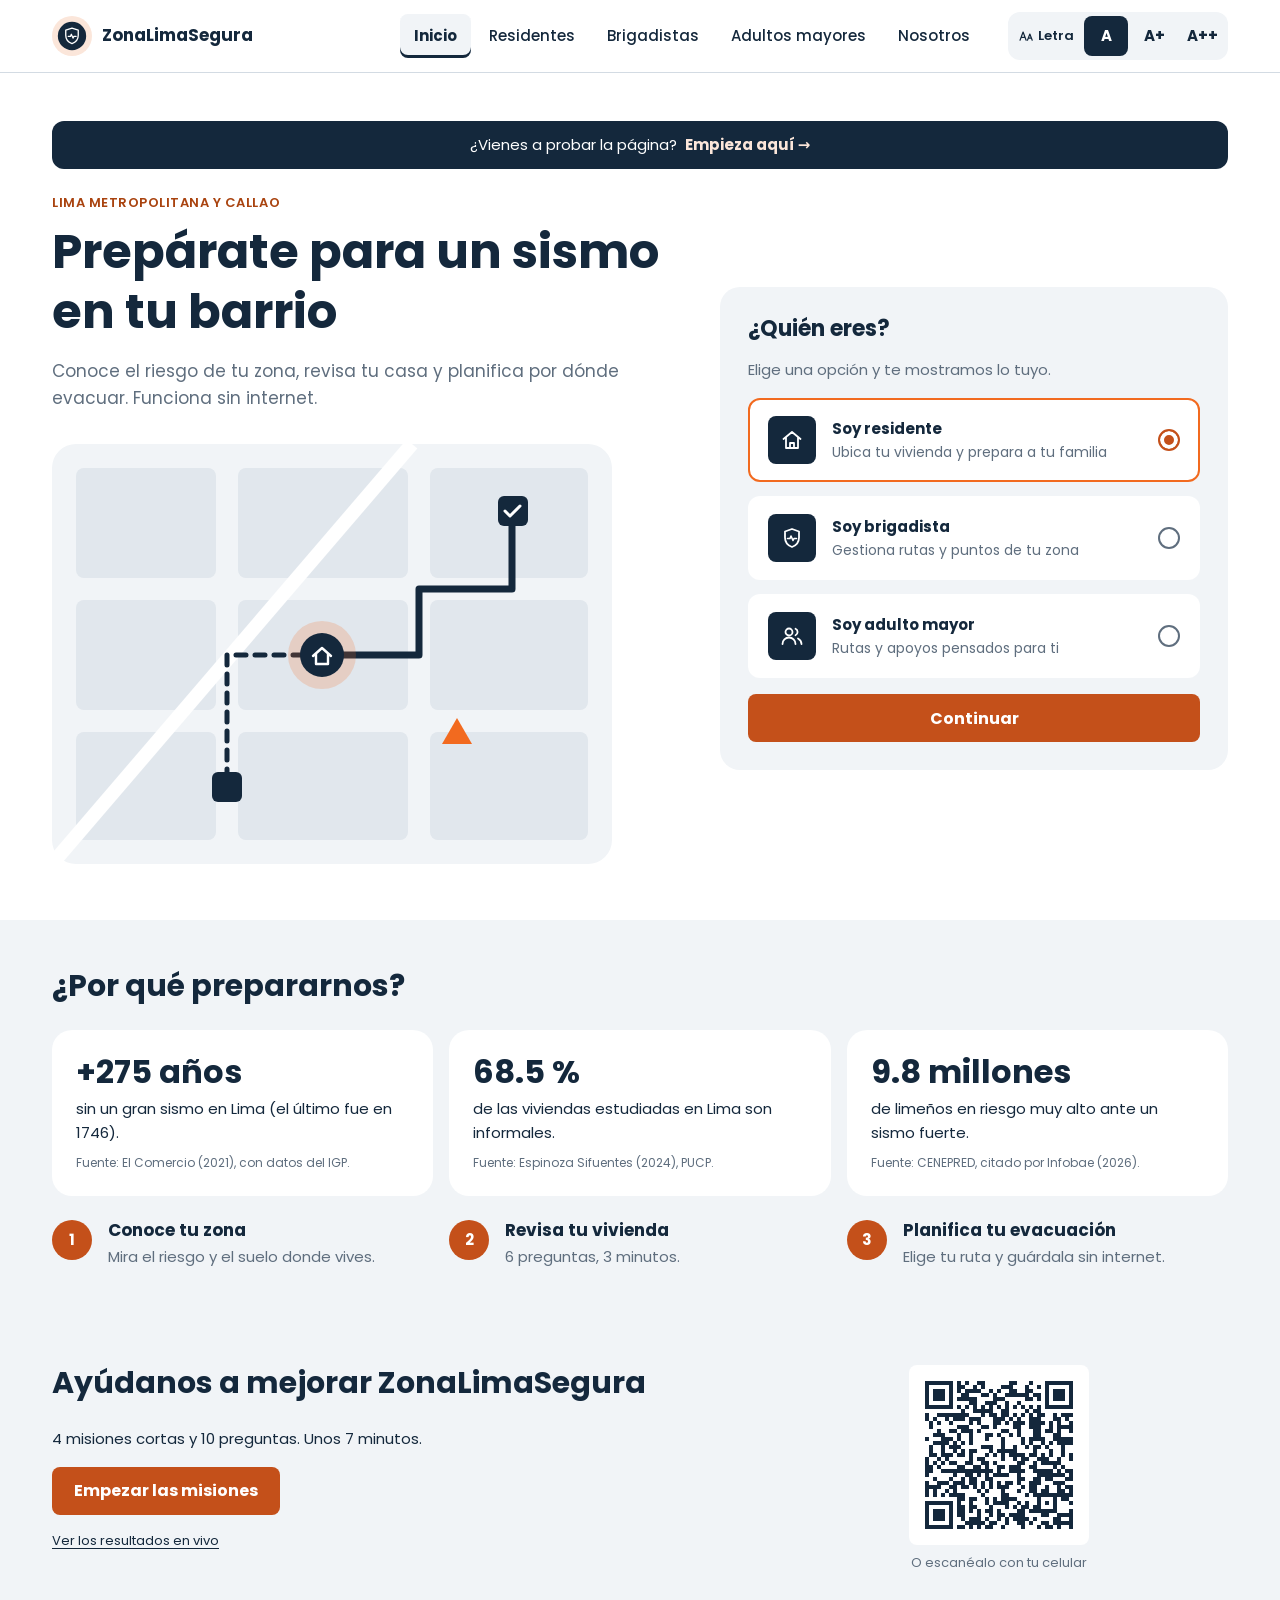
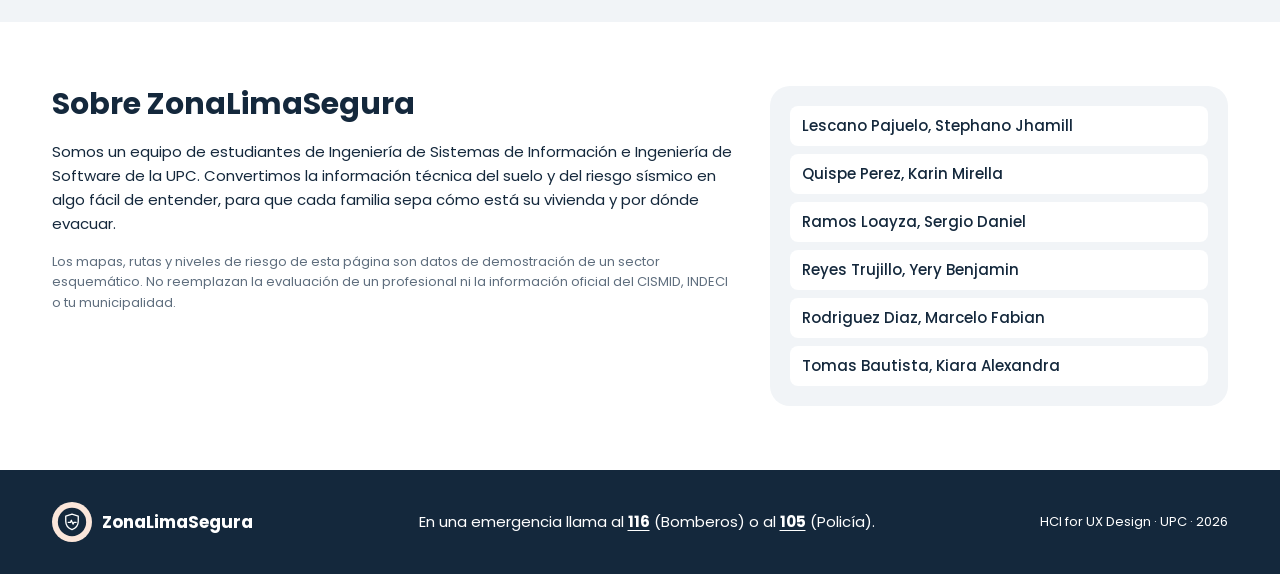
<file: index.html>
<!DOCTYPE html>
<html lang="es-PE">
<head>
  <meta charset="UTF-8">
  <meta name="viewport" content="width=device-width, initial-scale=1">
  <title>ZonaLimaSegura</title>
  <meta http-equiv="refresh" content="0; url=pages/index.html">
  <link rel="canonical" href="pages/index.html">
  <link rel="icon" href="favicon.ico">
</head>
<body>
  <p>Redirigiendo a <a href="pages/index.html">ZonaLimaSegura</a>…</p>
  <script>location.replace('pages/index.html' + location.hash);</script>
</body>
</html>
</file>
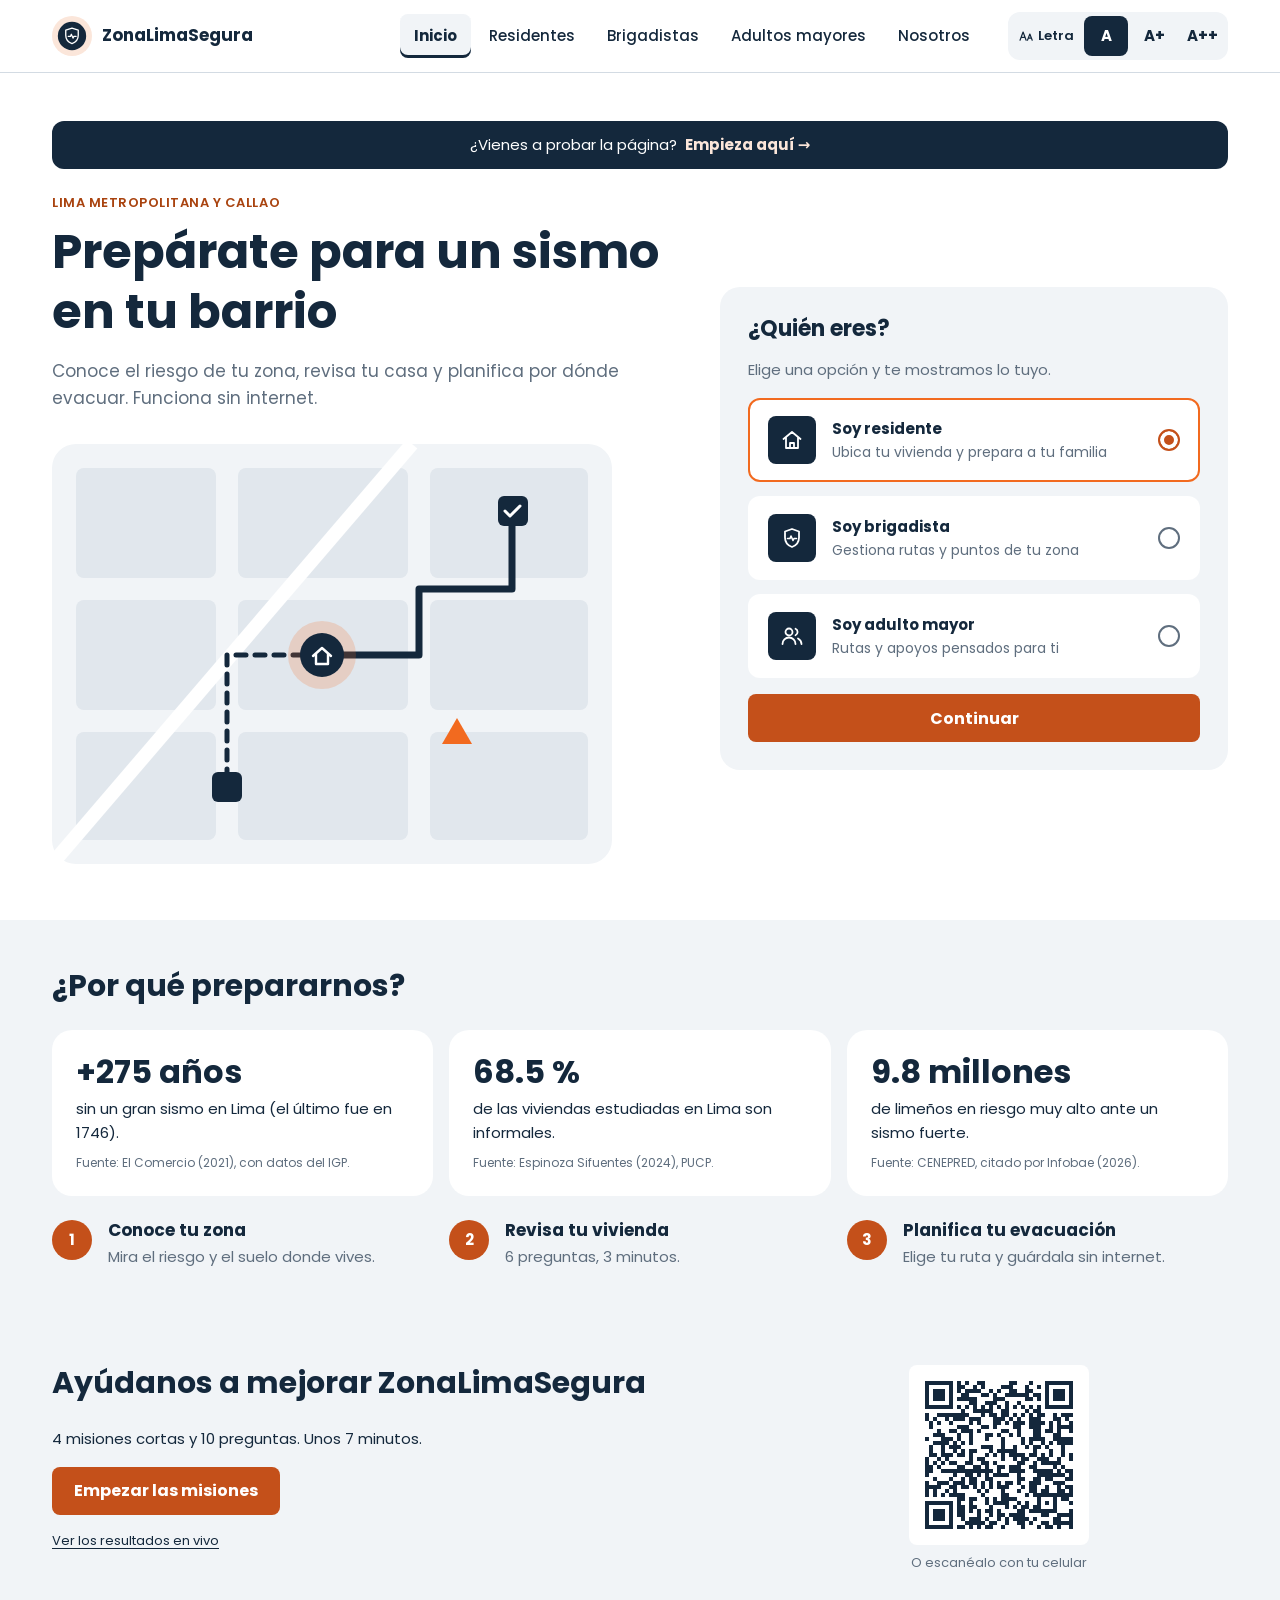
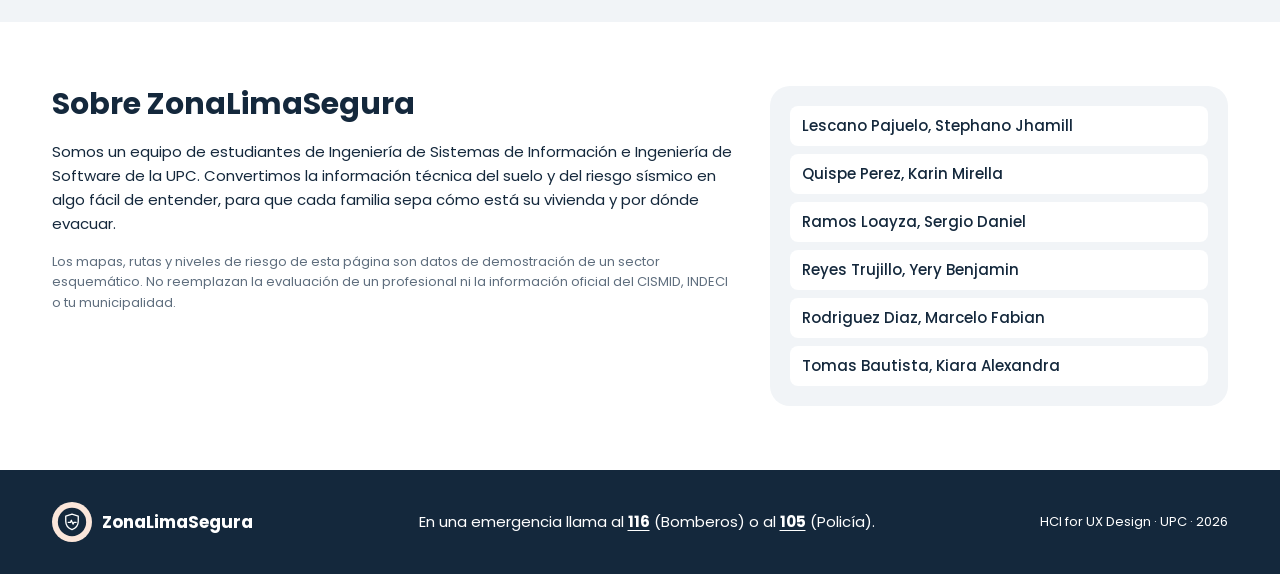
<file: pages/index.html>
<!DOCTYPE html>
<html lang="es-PE">
<head>
  <meta charset="UTF-8">
  <meta name="viewport" content="width=device-width, initial-scale=1">
  <title>ZonaLimaSegura · Prepárate para un sismo en tu barrio</title>
  <meta name="description" content="ZonaLimaSegura ayuda a las familias de Lima y Callao a conocer el riesgo sísmico de su zona, revisar su vivienda y planificar su evacuación.">
  <meta name="theme-color" content="#14283C">
  <link rel="icon" href="../favicon.ico" sizes="any">
  <link rel="icon" href="../assets/images/logo.svg" type="image/svg+xml">
  <link rel="preload" href="../assets/fonts/poppins-latin-400-normal.woff2" as="font" type="font/woff2" crossorigin>
  <link rel="preload" href="../assets/fonts/poppins-latin-700-normal.woff2" as="font" type="font/woff2" crossorigin>
  <link rel="stylesheet" href="../css/styles.css">
  <script src="../js/data.js" defer></script>
  <script src="../js/map.js" defer></script>
  <script src="../js/main.js" defer></script>
  <script src="../js/validacion-config.js" defer></script>
  <script src="../js/validacion.js" defer></script>
</head>
<body>
  <a class="skip-link" href="#main">Saltar al contenido principal</a>

  <div class="offline-banner" id="offline-banner" role="status" hidden>
    <svg class="icon" aria-hidden="true"><use href="../assets/icons/sprite.svg#i-wifi-off"/></svg>
    <span>Sin conexión. Estás viendo la información que guardaste en este dispositivo.</span>
  </div>

  <!-- ===================== CABECERA ===================== -->
  <header class="site-header">
    <div class="container header-inner">
      <a class="brand" href="#inicio" aria-label="ZonaLimaSegura, ir al inicio">
        <img src="../assets/images/logo.svg" alt="" width="40" height="40">
        <span>ZonaLimaSegura</span>
      </a>

      <button class="nav-toggle" id="nav-toggle" aria-expanded="false" aria-controls="site-nav">
        <svg class="icon" aria-hidden="true"><use href="../assets/icons/sprite.svg#i-menu"/></svg>
        <span>Menú</span>
      </button>

      <nav class="site-nav" id="site-nav" aria-label="Navegación principal">
        <ul>
          <li><a href="#inicio">Inicio</a></li>
          <li><a href="#residentes">Residentes</a></li>
          <li><a href="#brigadistas">Brigadistas</a></li>
          <li><a href="#adultos">Adultos mayores</a></li>
          <li><a href="#nosotros">Nosotros</a></li>
        </ul>
        <!-- HU-33 · Tamaño de letra (disponible en toda la página) -->
        <div class="font-control" role="group" aria-labelledby="font-label">
          <span id="font-label" class="font-control__label">
            <svg class="icon" aria-hidden="true"><use href="../assets/icons/sprite.svg#i-text"/></svg>
            Letra
          </span>
          <button type="button" class="font-btn" data-font="1" aria-pressed="true" aria-label="Letra normal">A</button>
          <button type="button" class="font-btn" data-font="2" aria-pressed="false" aria-label="Letra grande">A+</button>
          <button type="button" class="font-btn" data-font="3" aria-pressed="false" aria-label="Letra muy grande">A++</button>
        </div>
      </nav>
    </div>
  </header>

  <main id="main" tabindex="-1">

    <!-- ===================== HERO + ELECCIÓN DE PERFIL ===================== -->
    <section class="hero" id="inicio" aria-labelledby="hero-title">
      <div class="container">
        <a class="test-strip" href="index.html?modo=prueba"><span>¿Vienes a probar la página?</span> <strong>Empieza aquí →</strong></a>
      </div>
      <div class="container hero-grid">
        <div class="hero-copy">
          <p class="eyebrow">Lima Metropolitana y Callao</p>
          <h1 id="hero-title">Prepárate para un sismo en tu barrio</h1>
          <p class="lead">Conoce el riesgo de tu zona, revisa tu casa y planifica por dónde evacuar. Funciona sin internet.</p>
          <img class="hero-img" src="../assets/images/hero-barrio.svg" width="560" height="420" alt="Mapa de un barrio con una vivienda, una ruta de evacuación marcada y un punto de reunión seguro.">
        </div>

        <form class="profile-card" id="profile-form" aria-labelledby="profile-title">
          <h2 id="profile-title">¿Quién eres?</h2>
          <p class="muted">Elige una opción y te mostramos lo tuyo.</p>
          <fieldset class="choice-list">
            <legend class="sr-only">Perfil de usuario</legend>
            <label class="choice">
              <input type="radio" name="perfil" value="residentes" checked>
              <span class="choice__icon"><svg class="icon" aria-hidden="true"><use href="../assets/icons/sprite.svg#i-home"/></svg></span>
              <span class="choice__text"><strong>Soy residente</strong><span>Ubica tu vivienda y prepara a tu familia</span></span>
              <span class="choice__radio" aria-hidden="true"></span>
            </label>
            <label class="choice">
              <input type="radio" name="perfil" value="brigadistas">
              <span class="choice__icon"><svg class="icon" aria-hidden="true"><use href="../assets/icons/sprite.svg#i-shield"/></svg></span>
              <span class="choice__text"><strong>Soy brigadista</strong><span>Gestiona rutas y puntos de tu zona</span></span>
              <span class="choice__radio" aria-hidden="true"></span>
            </label>
            <label class="choice">
              <input type="radio" name="perfil" value="adultos">
              <span class="choice__icon"><svg class="icon" aria-hidden="true"><use href="../assets/icons/sprite.svg#i-users"/></svg></span>
              <span class="choice__text"><strong>Soy adulto mayor</strong><span>Rutas y apoyos pensados para ti</span></span>
              <span class="choice__radio" aria-hidden="true"></span>
            </label>
          </fieldset>
          <button type="submit" class="btn btn--primary btn--block">Continuar</button>
        </form>
      </div>
    </section>

    <!-- ===================== CONTEXTO ===================== -->
    <section class="context" aria-labelledby="context-title">
      <div class="container">
        <h2 id="context-title" class="section-title">¿Por qué prepararnos?</h2>
        <ul class="stats">
          <li class="stat"><strong>+275 años</strong><span>sin un gran sismo en Lima (el último fue en 1746).</span><small>Fuente: El Comercio (2021), con datos del IGP.</small></li>
          <li class="stat"><strong>68.5 %</strong><span>de las viviendas estudiadas en Lima son informales.</span><small>Fuente: Espinoza Sifuentes (2024), PUCP.</small></li>
          <li class="stat"><strong>9.8 millones</strong><span>de limeños en riesgo muy alto ante un sismo fuerte.</span><small>Fuente: CENEPRED, citado por Infobae (2026).</small></li>
        </ul>
        <ol class="steps" aria-label="Cómo funciona">
          <li><span class="steps__n" aria-hidden="true">1</span><div><h3>Conoce tu zona</h3><p>Mira el riesgo y el suelo donde vives.</p></div></li>
          <li><span class="steps__n" aria-hidden="true">2</span><div><h3>Revisa tu vivienda</h3><p>6 preguntas, 3 minutos.</p></div></li>
          <li><span class="steps__n" aria-hidden="true">3</span><div><h3>Planifica tu evacuación</h3><p>Elige tu ruta y guárdala sin internet.</p></div></li>
        </ol>
      </div>
    </section>

    <!-- =========================================================
         SEGMENTO 1 · RESIDENTES
         ========================================================= -->
    <section class="profile-section" id="residentes" aria-labelledby="res-title">
      <div class="container">
        <a class="back-link" href="#inicio">&larr; Volver a elegir perfil</a>
        <header class="section-head">
          <span class="section-head__icon"><svg class="icon" aria-hidden="true"><use href="../assets/icons/sprite.svg#i-home"/></svg></span>
          <div>
            <p class="eyebrow">Para residentes y jefes de hogar</p>
            <h2 id="res-title" class="section-title" tabindex="-1">Hola, prepara tu hogar</h2>
          </div>
        </header>

        <div class="tabs" data-tabs>
          <div class="tablist" role="tablist" aria-label="Opciones para residentes">
            <button role="tab" id="tab-res-zona" aria-controls="panel-res-zona" aria-selected="true">
              <svg class="icon" aria-hidden="true"><use href="../assets/icons/sprite.svg#i-pin"/></svg>Mi zona</button>
            <button role="tab" id="tab-res-diag" aria-controls="panel-res-diag" aria-selected="false" tabindex="-1">
              <svg class="icon" aria-hidden="true"><use href="../assets/icons/sprite.svg#i-check-square"/></svg>Autodiagnóstico</button>
            <button role="tab" id="tab-res-mapa" aria-controls="panel-res-mapa" aria-selected="false" tabindex="-1">
              <svg class="icon" aria-hidden="true"><use href="../assets/icons/sprite.svg#i-map"/></svg>Mapa y rutas</button>
            <button role="tab" id="tab-res-plan" aria-controls="panel-res-plan" aria-selected="false" tabindex="-1">
              <svg class="icon" aria-hidden="true"><use href="../assets/icons/sprite.svg#i-users"/></svg>Mi plan familiar</button>
          </div>

          <!-- ---------- Mi zona · HU-01, HU-02, HU-03 ---------- -->
          <div class="tabpanel" role="tabpanel" id="panel-res-zona" aria-labelledby="tab-res-zona" tabindex="0">
            <div class="split">
              <div class="stack">
                <form class="card" id="home-form" novalidate>
                  <h3 class="card__title">Ubica tu vivienda</h3>
                  <p class="muted">Escribe tu dirección, usa tu ubicación o márcala en el mapa.</p>
                  <label for="home-search" class="label">Dirección</label>
                  <div class="input-icon">
                    <svg class="icon" aria-hidden="true"><use href="../assets/icons/sprite.svg#i-search"/></svg>
                    <input id="home-search" class="input" type="text" list="home-addresses" autocomplete="off" placeholder="Ej.: Jr. Las Flores 245" aria-describedby="home-search-help home-search-error">
                  </div>
                  <datalist id="home-addresses"></datalist>
                  <p id="home-search-help" class="help">Sector demostrativo: prueba con “Jr. Las Flores 245” o “Av. El Sol 150”.</p>
                  <p id="home-search-error" class="error" role="alert"></p>
                  <div class="btn-row">
                    <button type="submit" class="btn btn--primary">Buscar dirección</button>
                    <button type="button" class="btn btn--secondary" id="home-geo">
                      <svg class="icon" aria-hidden="true"><use href="../assets/icons/sprite.svg#i-locate"/></svg>Usar mi ubicación</button>
                    <button type="button" class="btn btn--secondary" id="home-pick" aria-pressed="false">
                      <svg class="icon" aria-hidden="true"><use href="../assets/icons/sprite.svg#i-pin"/></svg>Marcar en el mapa</button>
                  </div>
                  <div class="notice" id="home-status" role="status" aria-live="polite"></div>
                </form>

                <section class="card risk-card" id="risk-card" aria-labelledby="risk-title">
                  <div class="card__row">
                    <h3 class="card__title" id="risk-title">Nivel de riesgo de tu zona</h3>
                    <span class="chip chip--status" id="risk-chip"><span class="dot" aria-hidden="true"></span><span id="risk-chip-text">Ubica tu vivienda</span></span>
                  </div>
                  <p class="risk-headline" id="risk-headline">Cuando ubiques tu vivienda verás aquí el nivel de riesgo.</p>
                  <ol class="risk-scale" id="risk-scale" aria-label="Escala de riesgo de 1 a 3">
                    <li data-level="1"><span class="bar"></span><span>Nivel 1 · Bajo</span></li>
                    <li data-level="2"><span class="bar"></span><span>Nivel 2 · Medio</span></li>
                    <li data-level="3"><span class="bar"></span><span>Nivel 3 · Alto</span></li>
                  </ol>
                  <p id="risk-text" class="muted"></p>
                </section>

                <section class="card" aria-labelledby="soil-title">
                  <div class="card__row">
                    <h3 class="card__title" id="soil-title">
                      <svg class="icon" aria-hidden="true"><use href="../assets/icons/sprite.svg#i-layers"/></svg>Suelo de mi zona</h3>
                    <label class="switch">
                      <input type="checkbox" id="soil-toggle" checked>
                      <span class="switch__track" aria-hidden="true"></span>
                      <span>Ver en el mapa</span>
                    </label>
                  </div>
                  <p id="soil-current" class="soil-current">Ubica tu vivienda para conocer el tipo de suelo.</p>
                  <ul class="legend-list" id="soil-legend"></ul>
                </section>
              </div>

              <div class="map-wrap">
                <div class="map-toolbar">
                  <span class="map-caption" id="res-zona-caption">Sector demostrativo · San Juan de Lurigancho</span>
                </div>
                <div class="map-box" id="pick-hint-res" hidden>
                  <p class="pick-hint"><svg class="icon" aria-hidden="true"><use href="../assets/icons/sprite.svg#i-info"/></svg>Haz clic en el mapa sobre tu calle. Con teclado: enfoca el mapa, muévete con las flechas y pulsa Enter.</p>
                </div>
                <svg class="map" id="map-res-zona" focusable="false"></svg>
              </div>
            </div>
          </div>

          <!-- ---------- Autodiagnóstico · HU-04, HU-05, HU-06, HU-07 ---------- -->
          <div class="tabpanel" role="tabpanel" id="panel-res-diag" aria-labelledby="tab-res-diag" tabindex="0" hidden>
            <!-- Inicio -->
            <div class="diag-view" id="diag-intro">
              <div class="split split--center">
                <div class="illus-box"><img src="../assets/images/senal-grietas.svg" width="320" height="220" alt="Ilustración de un muro con una grieta marcada"></div>
                <div class="stack">
                  <h3 class="h-lg">Revisa tu vivienda</h3>
                  <p class="lead-sm">Te mostraremos 6 señales que pueden indicar que tu casa es más vulnerable ante un sismo. Solo tienes que mirar y responder.</p>
                  <ul class="check-list">
                    <li><svg class="icon" aria-hidden="true"><use href="../assets/icons/sprite.svg#i-clock"/></svg>Unos 3 minutos</li>
                    <li><svg class="icon" aria-hidden="true"><use href="../assets/icons/sprite.svg#i-eye"/></svg>Con ejemplos visuales de cada señal</li>
                    <li><svg class="icon" aria-hidden="true"><use href="../assets/icons/sprite.svg#i-info"/></svg>No reemplaza la evaluación de un ingeniero</li>
                  </ul>
                  <div class="btn-row">
                    <button type="button" class="btn btn--primary" id="diag-start">Empezar autodiagnóstico</button>
                    <button type="button" class="btn btn--secondary" id="diag-show-signs">
                      <svg class="icon" aria-hidden="true"><use href="../assets/icons/sprite.svg#i-eye"/></svg>Ver señales antes de empezar</button>
                  </div>
                  <div class="notice" id="diag-last" hidden></div>
                </div>
              </div>
              <div class="signs-catalog" id="signs-catalog" hidden>
                <h4 class="h-md">Señales de vulnerabilidad</h4>
                <ul class="signs-grid" id="signs-grid"></ul>
              </div>
            </div>

            <!-- Pasos -->
            <form class="diag-view" id="diag-step" hidden novalidate>
              <div class="progress-head">
                <p class="muted" id="diag-progress-text">Paso 1 de 6</p>
                <div class="progress" role="progressbar" aria-labelledby="diag-progress-text" aria-valuemin="1" aria-valuemax="6" aria-valuenow="1"><span id="diag-progress-bar"></span></div>
              </div>
              <div class="split">
                <figure class="illus-box">
                  <img id="diag-img" src="../assets/images/senal-grietas.svg" width="320" height="220" alt="">
                  <figcaption><button type="button" class="link-btn" id="diag-example">Ver ejemplo de la señal</button></figcaption>
                </figure>
                <fieldset class="stack question">
                  <legend class="h-lg" id="diag-question">¿Ves grietas en los muros?</legend>
                  <p class="muted" id="diag-hint"></p>
                  <div class="option-list">
                    <label class="option"><input type="radio" name="diag-answer" value="si"><span>Sí, la veo</span></label>
                    <label class="option"><input type="radio" name="diag-answer" value="no"><span>No la veo</span></label>
                    <label class="option"><input type="radio" name="diag-answer" value="nose"><span>No estoy seguro</span></label>
                  </div>
                  <p class="error" id="diag-error" role="alert"></p>
                  <div class="btn-row btn-row--end">
                    <button type="button" class="btn btn--secondary" id="diag-prev">Anterior</button>
                    <button type="submit" class="btn btn--primary" id="diag-next">Continuar</button>
                  </div>
                </fieldset>
              </div>
            </form>

            <!-- Resultado + recomendaciones -->
            <div class="diag-view" id="diag-result" hidden>
              <div class="split">
                <section class="card result-card" aria-labelledby="diag-result-title">
                  <div class="gauge" id="diag-gauge" aria-hidden="true"><span></span></div>
                  <h3 class="h-lg" id="diag-result-title" tabindex="-1">Resultado</h3>
                  <p class="chip chip--status" id="diag-result-chip"></p>
                  <p id="diag-result-text"></p>
                  <ul class="answers" id="diag-answers"></ul>
                </section>
                <section class="card" aria-labelledby="diag-rec-title">
                  <h3 class="card__title" id="diag-rec-title">Recomendaciones para ti</h3>
                  <ul class="rec-list" id="diag-recs"></ul>
                  <div class="btn-row">
                    <button type="button" class="btn btn--primary" data-goto="tab-res-mapa">Ver mi ruta de evacuación</button>
                    <button type="button" class="btn btn--secondary" id="diag-repeat">Repetir autodiagnóstico</button>
                  </div>
                </section>
              </div>
            </div>
          </div>

          <!-- ---------- Mapa y rutas · HU-08, HU-09, HU-10, HU-13 ---------- -->
          <div class="tabpanel" role="tabpanel" id="panel-res-mapa" aria-labelledby="tab-res-mapa" tabindex="0" hidden>
            <div class="split split--map">
              <div class="stack">
                <div class="segmented" role="group" aria-label="Qué quieres ver">
                  <button type="button" class="segmented__btn" data-resview="rutas" aria-pressed="true">Rutas de evacuación</button>
                  <button type="button" class="segmented__btn" data-resview="puntos" aria-pressed="false">Puntos de reunión</button>
                </div>
                <div class="notice notice--info" id="res-need-home" hidden>
                  <svg class="icon" aria-hidden="true"><use href="../assets/icons/sprite.svg#i-info"/></svg>
                  <span>Primero ubica tu vivienda en <button type="button" class="link-btn" data-goto="tab-res-zona">Mi zona</button>. Mientras tanto usamos una dirección de ejemplo.</span>
                </div>

                <div id="res-rutas-view">
                  <h3 class="card__title">Rutas desde tu vivienda</h3>
                  <ul class="item-list" id="res-route-list" aria-label="Rutas de evacuación"></ul>
                  <section class="card detail" id="res-route-detail" hidden aria-labelledby="res-route-title">
                    <h3 class="card__title" id="res-route-title" tabindex="-1"></h3>
                    <dl class="facts" id="res-route-facts"></dl>
                    <ol class="steps-mini" id="res-route-steps"></ol>
                    <button type="button" class="btn btn--primary btn--block" id="res-route-choose">Elegir como mi ruta</button>
                  </section>
                </div>

                <div id="res-puntos-view" hidden>
                  <h3 class="card__title">Puntos de reunión cercanos</h3>
                  <ul class="item-list" id="res-point-list" aria-label="Puntos de reunión"></ul>
                </div>
              </div>

              <div class="map-wrap">
                <div class="map-toolbar">
                  <span class="map-caption">Mapa preventivo</span>
                  <ul class="legend-inline" aria-label="Leyenda">
                    <li><span class="lg lg--route" aria-hidden="true"></span>Ruta</li>
                    <li><span class="lg lg--point" aria-hidden="true"></span>Punto de reunión</li>
                    <li><span class="lg lg--hazard" aria-hidden="true"></span>Peligro</li>
                    <li><span class="lg lg--block" aria-hidden="true"></span>Vía bloqueada</li>
                  </ul>
                </div>
                <svg class="map" id="map-res" focusable="false"></svg>
                <section class="card offline-card" aria-labelledby="res-off-title">
                  <div>
                    <h3 class="card__title" id="res-off-title"><svg class="icon" aria-hidden="true"><use href="../assets/icons/sprite.svg#i-download"/></svg>Mapa sin conexión</h3>
                    <p class="muted" id="res-off-text">Guarda tu mapa con rutas y puntos de reunión para verlo aunque no haya internet.</p>
                  </div>
                  <div class="offline-actions">
                    <div class="progress" role="progressbar" aria-label="Progreso de descarga del mapa" aria-valuemin="0" aria-valuemax="100" aria-valuenow="0" hidden id="res-off-progress"><span></span></div>
                    <button type="button" class="btn btn--dark" data-offline="res">
                      <svg class="icon" aria-hidden="true"><use href="../assets/icons/sprite.svg#i-download"/></svg>Guardar mapa</button>
                  </div>
                </section>
              </div>
            </div>
          </div>

          <!-- ---------- Mi plan familiar · HU-15 ---------- -->
          <div class="tabpanel" role="tabpanel" id="panel-res-plan" aria-labelledby="tab-res-plan" tabindex="0" hidden>
            <div class="split split--map">
              <section class="card plan-card" aria-labelledby="plan-title">
                <h3 class="h-lg" id="plan-title">Mi plan familiar</h3>
                <p class="muted">Revisa la ruta y el punto de reunión que elegiste. Compártelo con tu familia.</p>
                <dl class="plan-list" id="plan-list"></dl>
                <div class="btn-row">
                  <button type="button" class="btn btn--primary" id="plan-print">
                    <svg class="icon" aria-hidden="true"><use href="../assets/icons/sprite.svg#i-print"/></svg>Imprimir mi plan</button>
                  <button type="button" class="btn btn--secondary" data-goto="tab-res-mapa">Cambiar ruta o punto</button>
                </div>
              </section>
              <div class="map-wrap">
                <svg class="map" id="map-plan" focusable="false"></svg>
              </div>
            </div>
          </div>
        </div>
      </div>
    </section>

    <!-- =========================================================
         SEGMENTO 2 · BRIGADISTAS
         ========================================================= -->
    <section class="profile-section profile-section--alt" id="brigadistas" aria-labelledby="brig-title">
      <div class="container">
        <a class="back-link" href="#inicio">&larr; Volver a elegir perfil</a>
        <header class="section-head">
          <span class="section-head__icon"><svg class="icon" aria-hidden="true"><use href="../assets/icons/sprite.svg#i-shield"/></svg></span>
          <div>
            <p class="eyebrow">Para brigadistas y personal de GRD</p>
            <h2 id="brig-title" class="section-title" tabindex="-1">Gestiona el mapa de tu zona</h2>
          </div>
        </header>

        <div class="tabs" data-tabs>
          <div class="tablist" role="tablist" aria-label="Opciones para brigadistas">
            <button role="tab" id="tab-brig-mapa" aria-controls="panel-brig-mapa" aria-selected="true">
              <svg class="icon" aria-hidden="true"><use href="../assets/icons/sprite.svg#i-map"/></svg>Mapa de la zona</button>
            <button role="tab" id="tab-brig-reg" aria-controls="panel-brig-reg" aria-selected="false" tabindex="-1">
              <svg class="icon" aria-hidden="true"><use href="../assets/icons/sprite.svg#i-plus"/></svg>Registrar</button>
            <button role="tab" id="tab-brig-gest" aria-controls="panel-brig-gest" aria-selected="false" tabindex="-1">
              <svg class="icon" aria-hidden="true"><use href="../assets/icons/sprite.svg#i-check-square"/></svg>Gestión y validación</button>
          </div>

          <!-- ---------- Mapa centralizado · HU-26, HU-20, HU-27 ---------- -->
          <div class="tabpanel" role="tabpanel" id="panel-brig-mapa" aria-labelledby="tab-brig-mapa" tabindex="0">
            <div class="chips" role="group" aria-label="Capas visibles del mapa">
              <button type="button" class="chip chip--toggle" data-layer="rutas" aria-pressed="true">Rutas</button>
              <button type="button" class="chip chip--toggle" data-layer="puntos" aria-pressed="true">Puntos</button>
              <button type="button" class="chip chip--toggle" data-layer="peligros" aria-pressed="true">Peligros</button>
              <button type="button" class="chip chip--toggle" data-layer="vias" aria-pressed="true">Vías</button>
            </div>
            <div class="split split--map-right">
              <div class="map-wrap">
                <svg class="map" id="map-brig" focusable="false"></svg>
                <ul class="legend-inline legend-inline--box" aria-label="Leyenda">
                  <li><span class="lg lg--route" aria-hidden="true"></span>Ruta validada</li>
                  <li><span class="lg lg--route-dash" aria-hidden="true"></span>Ruta pendiente o en revisión</li>
                  <li><span class="lg lg--point" aria-hidden="true"></span>Punto</li>
                  <li><span class="lg lg--hazard" aria-hidden="true"></span>Peligro</li>
                  <li><span class="lg lg--block" aria-hidden="true"></span>Vía bloqueada</li>
                </ul>
              </div>
              <div class="stack">
                <section class="card detail" id="brig-detail" aria-live="polite" aria-labelledby="brig-detail-title">
                  <h3 class="card__title" id="brig-detail-title" tabindex="-1">Selecciona un elemento</h3>
                  <div id="brig-detail-body"><p class="muted">Haz clic (o usa Tab y Enter) sobre una ruta, punto, peligro o vía del mapa para ver su detalle. También puedes elegirlo de la lista.</p></div>
                </section>
                <section class="card" aria-labelledby="brig-list-title">
                  <h3 class="card__title" id="brig-list-title">Elementos registrados</h3>
                  <ul class="item-list item-list--compact" id="brig-list"></ul>
                </section>
                <section class="card offline-card" aria-labelledby="brig-off-title">
                  <div>
                    <h3 class="card__title" id="brig-off-title"><svg class="icon" aria-hidden="true"><use href="../assets/icons/sprite.svg#i-download"/></svg>Mapa para campo</h3>
                    <p class="muted" id="brig-off-text">Guarda las rutas y puntos para consultarlos sin conexión durante tus recorridos.</p>
                  </div>
                  <div class="offline-actions">
                    <div class="progress" role="progressbar" aria-label="Progreso de descarga del mapa" aria-valuemin="0" aria-valuemax="100" aria-valuenow="0" hidden id="brig-off-progress"><span></span></div>
                    <button type="button" class="btn btn--dark" data-offline="brig">
                      <svg class="icon" aria-hidden="true"><use href="../assets/icons/sprite.svg#i-download"/></svg>Guardar mapa</button>
                  </div>
                </section>
              </div>
            </div>
          </div>

          <!-- ---------- Registrar · HU-17, HU-18, HU-19, HU-22 ---------- -->
          <div class="tabpanel" role="tabpanel" id="panel-brig-reg" aria-labelledby="tab-brig-reg" tabindex="0" hidden>
            <fieldset class="reg-types">
              <legend class="card__title">¿Qué quieres registrar?</legend>
              <label class="reg-type"><input type="radio" name="reg-type" value="ruta" checked><span><svg class="icon" aria-hidden="true"><use href="../assets/icons/sprite.svg#i-route"/></svg>Ruta de evacuación</span></label>
              <label class="reg-type"><input type="radio" name="reg-type" value="punto"><span><svg class="icon" aria-hidden="true"><use href="../assets/icons/sprite.svg#i-flag"/></svg>Punto de reunión</span></label>
              <label class="reg-type"><input type="radio" name="reg-type" value="peligro"><span><svg class="icon" aria-hidden="true"><use href="../assets/icons/sprite.svg#i-alert"/></svg>Zona de peligro</span></label>
              <label class="reg-type"><input type="radio" name="reg-type" value="via"><span><svg class="icon" aria-hidden="true"><use href="../assets/icons/sprite.svg#i-block"/></svg>Vía bloqueada</span></label>
            </fieldset>
            <div class="split split--map-right">
              <div class="map-wrap">
                <p class="pick-hint" id="reg-hint"><svg class="icon" aria-hidden="true"><use href="../assets/icons/sprite.svg#i-info"/></svg><span id="reg-hint-text"></span></p>
                <svg class="map map--pick" id="map-reg" tabindex="0" focusable="true"></svg>
              </div>
              <form class="card stack" id="reg-form" novalidate>
                <h3 class="card__title" id="reg-form-title">Registrar ruta de evacuación</h3>
                <p class="muted" id="reg-pos">Ubicación: aún no marcada en el mapa.</p>

                <div class="reg-fields" data-for="ruta punto peligro">
                  <label class="label" for="reg-name" id="reg-name-label">Nombre de la ruta</label>
                  <input class="input" id="reg-name" type="text" maxlength="60" aria-describedby="reg-name-error">
                  <p class="error" id="reg-name-error"></p>
                </div>
                <div class="reg-fields" data-for="ruta">
                  <label class="label" for="reg-dest">Punto de reunión de destino</label>
                  <select class="input" id="reg-dest"></select>
                  <div class="btn-row">
                    <button type="button" class="btn btn--secondary btn--sm" id="reg-undo">Deshacer último tramo</button>
                    <button type="button" class="btn btn--secondary btn--sm" id="reg-clear">Borrar trazo</button>
                  </div>
                </div>
                <div class="reg-fields" data-for="punto">
                  <label class="label" for="reg-capacity">Capacidad aproximada (personas)</label>
                  <input class="input" id="reg-capacity" type="number" min="10" max="5000" inputmode="numeric" aria-describedby="reg-capacity-error">
                  <p class="error" id="reg-capacity-error"></p>
                  <label class="check"><input type="checkbox" id="reg-accessible"><span>Accesible para personas con movilidad reducida</span></label>
                </div>
                <div class="reg-fields" data-for="peligro">
                  <label class="label" for="reg-hazard-type">Tipo de peligro</label>
                  <select class="input" id="reg-hazard-type">
                    <option value="">Selecciona una opción</option>
                    <option>Poste inclinado</option>
                    <option>Cables sueltos</option>
                    <option>Muro en mal estado</option>
                    <option>Desnivel peligroso</option>
                    <option>Material inflamable</option>
                  </select>
                  <p class="error" id="reg-hazard-error"></p>
                </div>
                <div class="reg-fields" data-for="via">
                  <label class="label" for="reg-edge">Tramo de calle</label>
                  <select class="input" id="reg-edge" aria-describedby="reg-edge-help"></select>
                  <p class="help" id="reg-edge-help">También puedes hacer clic sobre la calle en el mapa.</p>
                  <label class="label" for="reg-reason">Motivo del bloqueo</label>
                  <select class="input" id="reg-reason">
                    <option>Escombros</option>
                    <option>Cables caídos</option>
                    <option>Obras en la vía</option>
                    <option>Comercio ambulatorio</option>
                    <option>Vehículos estacionados</option>
                  </select>
                </div>
                <div class="reg-fields" data-for="ruta punto peligro via">
                  <label class="label" for="reg-desc">Descripción u observación (opcional)</label>
                  <textarea class="input" id="reg-desc" rows="2" maxlength="160"></textarea>
                </div>
                <p class="error" id="reg-pos-error" role="alert"></p>
                <button type="submit" class="btn btn--primary btn--block" id="reg-submit">Guardar registro</button>
              </form>
            </div>
          </div>

          <!-- ---------- Gestión y validación · HU-24 (+ HU-20) ---------- -->
          <div class="tabpanel" role="tabpanel" id="panel-brig-gest" aria-labelledby="tab-brig-gest" tabindex="0" hidden>
            <div class="segmented" role="group" aria-label="Filtrar rutas por estado">
              <button type="button" class="segmented__btn" data-gest="pendientes" aria-pressed="true">Por validar</button>
              <button type="button" class="segmented__btn" data-gest="validadas" aria-pressed="false">Validadas</button>
              <button type="button" class="segmented__btn" data-gest="todas" aria-pressed="false">Todas</button>
            </div>
            <div class="split split--map-right">
              <ul class="item-list" id="gest-list" aria-label="Rutas registradas"></ul>
              <section class="card detail" id="gest-detail" aria-labelledby="gest-title">
                <h3 class="card__title" id="gest-title" tabindex="-1">Selecciona una ruta</h3>
                <div id="gest-body"><p class="muted">Elige una ruta de la lista para revisarla y validarla.</p></div>
              </section>
            </div>
          </div>
        </div>
      </div>
    </section>

    <!-- =========================================================
         SEGMENTO 3 · ADULTOS MAYORES Y MOVILIDAD REDUCIDA
         ========================================================= -->
    <section class="profile-section senior" id="adultos" aria-labelledby="sen-title">
      <div class="container">
        <a class="back-link" href="#inicio">&larr; Volver a elegir perfil</a>
        <header class="section-head">
          <span class="section-head__icon"><svg class="icon" aria-hidden="true"><use href="../assets/icons/sprite.svg#i-users"/></svg></span>
          <div>
            <p class="eyebrow">Para adultos mayores y personas con movilidad reducida</p>
            <h2 id="sen-title" class="section-title" tabindex="-1">Hola, ¿qué necesitas hoy?</h2>
          </div>
        </header>

        <div class="tabs" data-tabs>
          <div class="tablist" role="tablist" aria-label="Opciones para adultos mayores">
            <button role="tab" id="tab-sen-inicio" aria-controls="panel-sen-inicio" aria-selected="true">
              <svg class="icon" aria-hidden="true"><use href="../assets/icons/sprite.svg#i-home"/></svg>Inicio</button>
            <button role="tab" id="tab-sen-rutas" aria-controls="panel-sen-rutas" aria-selected="false" tabindex="-1">
              <svg class="icon" aria-hidden="true"><use href="../assets/icons/sprite.svg#i-route"/></svg>Rutas accesibles</button>
            <button role="tab" id="tab-sen-apoyos" aria-controls="panel-sen-apoyos" aria-selected="false" tabindex="-1">
              <svg class="icon" aria-hidden="true"><use href="../assets/icons/sprite.svg#i-users"/></svg>Mis apoyos</button>
          </div>

          <!-- ---------- Inicio accesible · HU-34, HU-48, HU-33 ---------- -->
          <div class="tabpanel" role="tabpanel" id="panel-sen-inicio" aria-labelledby="tab-sen-inicio" tabindex="0">
            <div class="quick-grid">
              <button type="button" class="quick" data-quick="mi-ruta">
                <span class="quick__icon"><svg class="icon" aria-hidden="true"><use href="../assets/icons/sprite.svg#i-route"/></svg></span>
                <span class="quick__text"><strong>Mi ruta</strong><span id="quick-route-sub">Ve tu camino seguro</span></span>
                <svg class="icon quick__chev" aria-hidden="true"><use href="../assets/icons/sprite.svg#i-chevron-right"/></svg>
              </button>
              <button type="button" class="quick" data-quick="punto">
                <span class="quick__icon"><svg class="icon" aria-hidden="true"><use href="../assets/icons/sprite.svg#i-flag"/></svg></span>
                <span class="quick__text"><strong>Punto de reunión</strong><span id="quick-point-sub">Dónde encontrarte</span></span>
                <svg class="icon quick__chev" aria-hidden="true"><use href="../assets/icons/sprite.svg#i-chevron-right"/></svg>
              </button>
              <button type="button" class="quick" data-quick="apoyos">
                <span class="quick__icon"><svg class="icon" aria-hidden="true"><use href="../assets/icons/sprite.svg#i-users"/></svg></span>
                <span class="quick__text"><strong>Mis apoyos</strong><span id="quick-support-sub">Familiares y vecinos</span></span>
                <svg class="icon quick__chev" aria-hidden="true"><use href="../assets/icons/sprite.svg#i-chevron-right"/></svg>
              </button>
              <button type="button" class="quick" data-quick="compartir">
                <span class="quick__icon"><svg class="icon" aria-hidden="true"><use href="../assets/icons/sprite.svg#i-share"/></svg></span>
                <span class="quick__text"><strong>Compartir ubicación</strong><span>Avisa dónde estás</span></span>
                <svg class="icon quick__chev" aria-hidden="true"><use href="../assets/icons/sprite.svg#i-chevron-right"/></svg>
              </button>
              <button type="button" class="quick quick--dark" data-quick="rutas">
                <span class="quick__icon"><svg class="icon" aria-hidden="true"><use href="../assets/icons/sprite.svg#i-route"/></svg></span>
                <span class="quick__text"><strong>Rutas accesibles</strong><span>Caminos sin escaleras ni obstáculos</span></span>
                <svg class="icon quick__chev" aria-hidden="true"><use href="../assets/icons/sprite.svg#i-chevron-right"/></svg>
              </button>
            </div>

            <section class="card font-card" aria-labelledby="font-card-title">
              <div>
                <h3 class="card__title" id="font-card-title"><svg class="icon" aria-hidden="true"><use href="../assets/icons/sprite.svg#i-text"/></svg>Letra grande</h3>
                <p class="muted">Elige el tamaño que te sea más cómodo. Se aplica a toda la página y se recuerda en este dispositivo.</p>
              </div>
              <div class="font-big" role="group" aria-label="Tamaño de letra">
                <button type="button" class="font-btn font-btn--lg" data-font="1" aria-pressed="true">A<span class="sr-only"> normal</span></button>
                <button type="button" class="font-btn font-btn--lg" data-font="2" aria-pressed="false">A+<span class="sr-only"> grande</span></button>
                <button type="button" class="font-btn font-btn--lg" data-font="3" aria-pressed="false">A++<span class="sr-only"> muy grande</span></button>
              </div>
            </section>
          </div>

          <!-- ---------- Rutas accesibles · HU-35, HU-36, HU-39, HU-40, HU-41 ---------- -->
          <div class="tabpanel" role="tabpanel" id="panel-sen-rutas" aria-labelledby="tab-sen-rutas" tabindex="0" hidden>
            <div class="split split--map">
              <div class="stack">
                <label class="switch switch--lg">
                  <input type="checkbox" id="sen-nostairs" checked>
                  <span class="switch__track" aria-hidden="true"></span>
                  <span>Mostrar solo rutas sin escaleras</span>
                </label>
                <ul class="item-list item-list--lg" id="sen-route-list" aria-label="Rutas accesibles"></ul>
                <div class="empty" id="sen-empty" hidden>
                  <svg class="icon" aria-hidden="true"><use href="../assets/icons/sprite.svg#i-search"/></svg>
                  <p><strong>Sin resultados</strong><br>No hay rutas sin escaleras desde tu vivienda.</p>
                  <button type="button" class="btn btn--secondary" id="sen-empty-reset">Ver todas las rutas</button>
                </div>
                <section class="card detail detail--lg" id="sen-detail" hidden aria-labelledby="sen-detail-title">
                  <h3 class="h-lg" id="sen-detail-title" tabindex="-1"></h3>
                  <ul class="chips chips--static" id="sen-detail-chips"></ul>
                  <div id="sen-detail-body"></div>
                  <div class="btn-col">
                    <button type="button" class="btn btn--primary btn--block" id="sen-save">
                      <svg class="icon" aria-hidden="true"><use href="../assets/icons/sprite.svg#i-download"/></svg>Guardar sin conexión</button>
                    <button type="button" class="btn btn--secondary btn--block" id="sen-alt">Ver ruta alternativa</button>
                  </div>
                  <div class="progress" role="progressbar" aria-label="Progreso de guardado de la ruta" aria-valuemin="0" aria-valuemax="100" aria-valuenow="0" hidden id="sen-off-progress"><span></span></div>
                  <div class="notice" id="sen-status" role="status" aria-live="polite"></div>
                </section>
                <section class="card detail detail--lg detail--alt" id="sen-alt-box" hidden aria-labelledby="sen-alt-title">
                  <h3 class="card__title" id="sen-alt-title" tabindex="-1">Ruta alternativa accesible</h3>
                  <div id="sen-alt-body"></div>
                  <div class="btn-col">
                    <button type="button" class="btn btn--primary btn--block" id="sen-alt-choose">Elegir esta alternativa</button>
                    <button type="button" class="btn btn--secondary btn--block" id="sen-alt-close">Volver a mi ruta</button>
                  </div>
                </section>
              </div>
              <div class="map-wrap">
                <svg class="map" id="map-sen" focusable="false"></svg>
                <ul class="legend-inline legend-inline--box" aria-label="Leyenda">
                  <li><span class="lg lg--route" aria-hidden="true"></span>Ruta elegida</li>
                  <li><span class="lg lg--alt" aria-hidden="true"></span>Alternativa</li>
                  <li><span class="lg lg--slope" aria-hidden="true"></span>Desnivel</li>
                  <li><span class="lg lg--obstacle" aria-hidden="true"></span>Obstáculo</li>
                </ul>
              </div>
            </div>
          </div>

          <!-- ---------- Mis apoyos · HU-42, HU-43 ---------- -->
          <div class="tabpanel" role="tabpanel" id="panel-sen-apoyos" aria-labelledby="tab-sen-apoyos" tabindex="0" hidden>
            <div class="split">
              <form class="card stack" id="fam-form" novalidate aria-labelledby="fam-title">
                <h3 class="h-lg" id="fam-title">Registrar familiar de apoyo</h3>
                <p class="muted">Será tu contacto en caso de emergencia.</p>
                <div>
                  <label class="label" for="fam-name">Nombre completo <span aria-hidden="true">*</span></label>
                  <input class="input input--lg" id="fam-name" type="text" autocomplete="name" required aria-describedby="fam-name-error">
                  <p class="error" id="fam-name-error"></p>
                </div>
                <div>
                  <label class="label" for="fam-rel">Parentesco <span aria-hidden="true">*</span></label>
                  <select class="input input--lg" id="fam-rel" required aria-describedby="fam-rel-error"></select>
                  <p class="error" id="fam-rel-error"></p>
                </div>
                <div>
                  <label class="label" for="fam-phone">Celular <span aria-hidden="true">*</span></label>
                  <input class="input input--lg" id="fam-phone" type="tel" inputmode="numeric" autocomplete="tel-national" placeholder="9XX XXX XXX" required aria-describedby="fam-phone-help fam-phone-error">
                  <p class="help" id="fam-phone-help">9 dígitos, empieza con 9.</p>
                  <p class="error" id="fam-phone-error"></p>
                </div>
                <label class="check check--lg"><input type="checkbox" id="fam-main"><span>Es mi contacto principal</span></label>
                <p class="help">Los campos con * son obligatorios.</p>
                <button type="submit" class="btn btn--primary btn--block btn--lg">Guardar familiar</button>
                <div class="notice" id="fam-status" role="status" aria-live="polite"></div>
              </form>

              <div class="stack">
                <section class="card" aria-labelledby="sup-title">
                  <h3 class="card__title" id="sup-title">Mis apoyos registrados</h3>
                  <ul class="item-list item-list--compact" id="sup-list"></ul>
                </section>
                <section class="card stack" id="share-card" aria-labelledby="share-title">
                  <h3 class="h-lg" id="share-title" tabindex="-1">Compartir mi ubicación</h3>
                  <p class="muted">Elige a quién avisar. Se enviará un mensaje con tu ubicación y tu punto de reunión.</p>
                  <fieldset>
                    <legend class="label">Enviar a</legend>
                    <div class="stack-sm" id="share-contacts"></div>
                  </fieldset>
                  <p class="error" id="share-error" role="alert"></p>
                  <button type="button" class="btn btn--primary btn--block btn--lg" id="share-btn">
                    <svg class="icon" aria-hidden="true"><use href="../assets/icons/sprite.svg#i-share"/></svg>Compartir ubicación</button>
                  <div class="share-result" id="share-result" hidden>
                    <p class="notice notice--ok" role="status" id="share-status"></p>
                    <label class="label" for="share-msg">Mensaje</label>
                    <textarea class="input" id="share-msg" rows="3" readonly></textarea>
                    <div class="btn-row" id="share-links"></div>
                    <button type="button" class="btn btn--secondary btn--block" id="share-stop">Dejar de compartir</button>
                  </div>
                </section>
              </div>
            </div>
          </div>
        </div>
      </div>
    </section>

    <!-- ===================== VALIDACIÓN CON USUARIOS (6.2) ===================== -->
    <section class="context validar" id="validar" aria-labelledby="val-title">
      <div class="container about-grid">
        <div>
          <h2 id="val-title" class="section-title">Ayúdanos a mejorar ZonaLimaSegura</h2>
          <p>4 misiones cortas y 10 preguntas. Unos 7 minutos.</p>
          <p><a class="btn btn--primary" href="index.html?modo=prueba">Empezar las misiones</a></p>
          <p class="small"><a href="resultados.html">Ver los resultados en vivo</a></p>
        </div>
        <figure class="validar__qr">
          <img src="../assets/images/qr-prueba.png" alt="Código QR para empezar las misiones desde el celular" width="180" height="180" loading="lazy">
          <figcaption class="small muted">O escanéalo con tu celular</figcaption>
        </figure>
      </div>
    </section>

    <!-- ===================== NOSOTROS ===================== -->
    <section class="about" id="nosotros" aria-labelledby="about-title">
      <div class="container about-grid">
        <div>
          <h2 id="about-title" class="section-title">Sobre ZonaLimaSegura</h2>
          <p>Somos un equipo de estudiantes de Ingeniería de Sistemas de Información e Ingeniería de Software de la UPC. Convertimos la información técnica del suelo y del riesgo sísmico en algo fácil de entender, para que cada familia sepa cómo está su vivienda y por dónde evacuar.</p>
          <p class="muted small">Los mapas, rutas y niveles de riesgo de esta página son datos de demostración de un sector esquemático. No reemplazan la evaluación de un profesional ni la información oficial del CISMID, INDECI o tu municipalidad.</p>
        </div>
        <ul class="team" aria-label="Equipo">
          <li>Lescano Pajuelo, Stephano Jhamill</li>
          <li>Quispe Perez, Karin Mirella</li>
          <li>Ramos Loayza, Sergio Daniel</li>
          <li>Reyes Trujillo, Yery Benjamin</li>
          <li>Rodriguez Diaz, Marcelo Fabian</li>
          <li>Tomas Bautista, Kiara Alexandra</li>
        </ul>
      </div>
    </section>
  </main>

  <footer class="site-footer">
    <div class="container footer-inner">
      <a class="brand brand--light" href="#inicio"><img src="../assets/images/logo.svg" alt="" width="32" height="32"><span>ZonaLimaSegura</span></a>
      <p>En una emergencia llama al <a href="tel:116">116</a> (Bomberos) o al <a href="tel:105">105</a> (Policía).</p>
      <p class="small">HCI for UX Design · UPC · 2026</p>
    </div>
  </footer>

  <!-- Diálogo reutilizable (explicaciones, ejemplos y confirmaciones) -->
  <dialog class="modal" id="modal" aria-labelledby="modal-title">
    <form method="dialog" class="modal__inner">
      <div class="modal__head">
        <h2 class="card__title" id="modal-title">Título</h2>
        <button class="icon-btn" value="cancel" aria-label="Cerrar">
          <svg class="icon" aria-hidden="true"><use href="../assets/icons/sprite.svg#i-x"/></svg></button>
      </div>
      <div class="modal__body" id="modal-body"></div>
      <div class="modal__actions" id="modal-actions"></div>
    </form>
  </dialog>

  <div class="toast" id="toast" role="status" aria-live="polite"></div>
  <noscript><p class="noscript">Activa JavaScript para usar los mapas y formularios interactivos.</p></noscript>
</body>
</html>
</file>
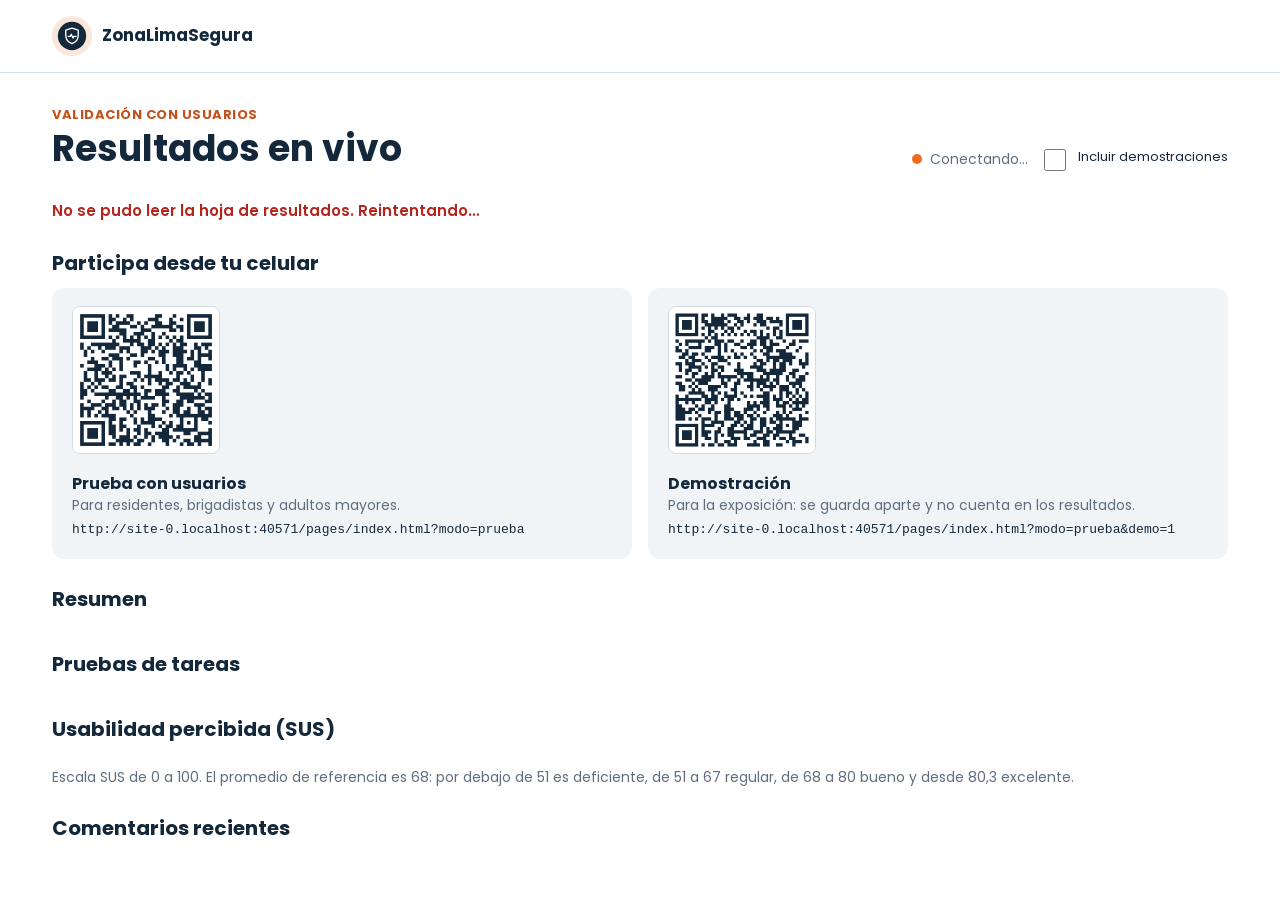
<file: pages/resultados.html>
<!DOCTYPE html>
<html lang="es-PE">
<head>
  <meta charset="UTF-8">
  <meta name="viewport" content="width=device-width, initial-scale=1">
  <title>Resultados de validación · ZonaLimaSegura</title>
  <meta name="description" content="Resultados en vivo de la validación de la Landing Page de ZonaLimaSegura con usuarios de los tres segmentos objetivo.">
  <meta name="robots" content="noindex">
  <meta name="theme-color" content="#14283C">
  <link rel="icon" href="../favicon.ico" sizes="any">
  <link rel="icon" href="../assets/images/logo.svg" type="image/svg+xml">
  <link rel="stylesheet" href="../css/styles.css">
  <link rel="stylesheet" href="../css/validacion.css">
  <script src="../js/validacion-config.js" defer></script>
  <script src="../js/resultados.js" defer></script>
</head>
<body>
  <header class="site-header">
    <div class="container header-inner">
      <a class="brand" href="index.html" aria-label="ZonaLimaSegura, ir a la página principal">
        <img src="../assets/images/logo.svg" alt="" width="40" height="40">
        <span>ZonaLimaSegura</span>
      </a>
    </div>
  </header>

  <main id="main" class="container dash">
    <div class="dash__head">
      <div>
        <p class="val-eyebrow">Validación con usuarios</p>
        <h1>Resultados en vivo</h1>
      </div>
      <div class="dash__tools">
        <span class="dash__live" aria-live="polite"><span class="dash__dot" aria-hidden="true"></span><span id="dash-updated">Conectando…</span></span>
        <label class="val-check small"><input type="checkbox" id="dash-demo"> <span>Incluir demostraciones</span></label>
      </div>
    </div>
    <p class="dash-error" id="dash-error" role="alert" hidden></p>

    <section class="dash-section" aria-labelledby="dash-join">
      <h2 id="dash-join">Participa desde tu celular</h2>
      <div class="dash-grid">
        <div class="dash-card dash-qr">
          <img src="../assets/images/qr-prueba.png" alt="Código QR de la prueba con usuarios" width="148" height="148">
          <div><h3>Prueba con usuarios</h3><p class="dash-sub">Para residentes, brigadistas y adultos mayores.</p><code id="dash-url-real"></code></div>
        </div>
        <div class="dash-card dash-qr">
          <img src="../assets/images/qr-demo.png" alt="Código QR de la prueba de demostración" width="148" height="148">
          <div><h3>Demostración</h3><p class="dash-sub">Para la exposición: se guarda aparte y no cuenta en los resultados.</p><code id="dash-url-demo"></code></div>
        </div>
      </div>
    </section>

    <section class="dash-section" aria-labelledby="dash-summary">
      <h2 id="dash-summary">Resumen</h2>
      <div class="dash-grid" id="dash-kpis"></div>
    </section>

    <section class="dash-section" aria-labelledby="dash-tasks">
      <h2 id="dash-tasks">Pruebas de tareas</h2>
      <div id="dash-missions"></div>
    </section>

    <section class="dash-section" aria-labelledby="dash-sus-title">
      <h2 id="dash-sus-title">Usabilidad percibida (SUS)</h2>
      <div class="dash-sus" id="dash-sus"></div>
      <p class="dash-sub">Escala SUS de 0 a 100. El promedio de referencia es 68: por debajo de 51 es deficiente, de 51 a 67 regular, de 68 a 80 bueno y desde 80,3 excelente.</p>
    </section>

    <section class="dash-section" aria-labelledby="dash-comments-title">
      <h2 id="dash-comments-title">Comentarios recientes</h2>
      <div class="dash-comments" id="dash-comments"></div>
    </section>
  </main>
</body>
</html>
</file>
<file: css/styles.css>
/* =========================================================
   ZonaLimaSegura · Landing Page
   Basado en la Guía de estilos del TB1 (4.1):
   - Paleta 60-30-10: blanco, gris azulado / azul marino, naranja
   - Tipografía Poppins (28 títulos · 16 botones · 14 cuerpo)
   - Un único botón principal naranja por vista
   ========================================================= */

/* ---------- Tipografía local (assets/fonts) ---------- */
@font-face { font-family: 'Poppins'; font-style: normal; font-weight: 400; font-display: swap; src: url('../assets/fonts/poppins-latin-400-normal.woff2') format('woff2'); }
@font-face { font-family: 'Poppins'; font-style: normal; font-weight: 500; font-display: swap; src: url('../assets/fonts/poppins-latin-500-normal.woff2') format('woff2'); }
@font-face { font-family: 'Poppins'; font-style: normal; font-weight: 600; font-display: swap; src: url('../assets/fonts/poppins-latin-600-normal.woff2') format('woff2'); }
@font-face { font-family: 'Poppins'; font-style: normal; font-weight: 700; font-display: swap; src: url('../assets/fonts/poppins-latin-700-normal.woff2') format('woff2'); }

/* ---------- Tokens ---------- */
:root {
  --white: #FFFFFF;          /* 60 % · fondo */
  --surface: #F1F4F7;        /* 30 % · tarjetas */
  --surface-2: #E4E9EF;
  --navy: #14283C;           /* 30 % · textos, logo, navegación */
  --navy-2: #22394F;
  --orange: #F26A1F;         /* 10 % · acento de marca (bordes, selección, pulso) */
  --orange-action: #C4501A;  /* naranja de acción: texto blanco con contraste 4.66:1 (WCAG AA) */
  --orange-action-hover: #A9430F;
  --orange-soft: #FBE6DA;
  --muted: #5F6E7E;          /* texto secundario: 5.23:1 sobre blanco */
  --line: #D3DBE3;
  --ok: #14283C;
  --danger: #B3261E;
  --radius-sm: 8px;
  --radius: 12px;
  --radius-lg: 20px;
  --shadow: 0 1px 2px rgba(20, 40, 60, .06), 0 8px 24px rgba(20, 40, 60, .06);
  --focus: 0 0 0 3px var(--white), 0 0 0 6px var(--navy);
  --header-h: 72px;
  --gutter: 16px;
}

/* HU-33 · Tamaño de letra global */
html { font-size: 100%; scroll-behavior: smooth; scroll-padding-top: calc(var(--header-h) + 12px); -webkit-text-size-adjust: 100%; }
html[data-font="2"] { font-size: 112.5%; }
html[data-font="3"] { font-size: 125%; }
@media (prefers-reduced-motion: reduce) {
  html { scroll-behavior: auto; }
  *, *::before, *::after { animation-duration: .01ms !important; transition-duration: .01ms !important; }
}

/* ---------- Base ---------- */
*, *::before, *::after { box-sizing: border-box; }
body { margin: 0; font-family: 'Poppins', system-ui, -apple-system, 'Segoe UI', sans-serif; font-size: .9375rem; line-height: 1.6; color: var(--navy); background: var(--white); overflow-x: hidden; }
img, svg { max-width: 100%; }
img { height: auto; display: block; }
h1, h2, h3, h4 { margin: 0; line-height: 1.25; font-weight: 700; }
p { margin: 0; }
ul, ol { margin: 0; padding: 0; }
a { color: var(--navy); text-underline-offset: 3px; }
a:hover { color: var(--orange-action); }
button, input, select, textarea { font: inherit; color: inherit; }
button { cursor: pointer; }
fieldset { border: 0; margin: 0; padding: 0; min-width: 0; }
[hidden] { display: none !important; }
:focus-visible { outline: none; box-shadow: var(--focus); border-radius: 6px; }
.map-hit:focus-visible { outline: 3px solid var(--navy); outline-offset: 2px; box-shadow: none; }
.sr-only { position: absolute !important; width: 1px; height: 1px; padding: 0; margin: -1px; overflow: hidden; clip: rect(0 0 0 0); white-space: nowrap; border: 0; }
.muted { color: var(--muted); }
.small { font-size: .8125rem; }
.icon { width: 1.25em; height: 1.25em; flex: none; vertical-align: -.25em; }

.container { width: 100%; max-width: 1240px; margin: 0 auto; padding: 0 var(--gutter); }
@media (min-width: 641px) { :root { --gutter: 24px; } }
@media (min-width: 1025px) { :root { --gutter: 32px; } }

.skip-link { position: absolute; left: 12px; top: -60px; z-index: 100; background: var(--navy); color: var(--white); padding: 10px 16px; border-radius: var(--radius-sm); font-weight: 600; }
.skip-link:focus { top: 12px; color: var(--white); }

/* ---------- Botones ---------- */
.btn { display: inline-flex; align-items: center; justify-content: center; gap: .5rem; min-height: 48px; padding: .625rem 1.25rem; border-radius: var(--radius-sm); border: 2px solid transparent; font-weight: 700; font-size: 1rem; line-height: 1.2; text-decoration: none; transition: background-color .15s, border-color .15s, color .15s; text-align: center; }
.btn--primary { background: var(--orange-action); color: var(--white); }
.btn--primary:hover { background: var(--orange-action-hover); color: var(--white); }
.btn--secondary { background: var(--white); border-color: var(--navy); color: var(--navy); }
.btn--secondary:hover { background: var(--surface); }
.btn--dark { background: var(--navy); color: var(--white); }
.btn--dark:hover { background: var(--navy-2); color: var(--white); }
.btn--block { width: 100%; }
.btn--sm { min-height: 40px; padding: .375rem .875rem; font-size: .875rem; }
.btn--lg { min-height: 56px; font-size: 1.125rem; }
.btn[disabled], .btn[aria-disabled="true"] { background: var(--surface-2); color: var(--muted); border-color: var(--surface-2); cursor: not-allowed; }
.btn-row { display: flex; flex-wrap: wrap; gap: .75rem; }
.btn-row--end { justify-content: flex-end; margin-top: auto; }
.btn-col { display: grid; gap: .75rem; }
.link-btn { background: none; border: 0; padding: 0; font-weight: 600; text-decoration: underline; text-underline-offset: 3px; color: var(--navy); }
.link-btn:hover { color: var(--orange-action); }
.icon-btn { display: inline-grid; place-items: center; width: 44px; height: 44px; border-radius: var(--radius-sm); border: 1px solid var(--line); background: var(--white); color: var(--navy); }

/* ---------- Formularios ---------- */
.label { display: block; font-weight: 600; font-size: .875rem; margin-bottom: .375rem; }
.input { width: 100%; min-height: 48px; padding: .625rem .875rem; border: 2px solid transparent; border-radius: var(--radius-sm); background: var(--surface); color: var(--navy); }
.input::placeholder { color: var(--muted); opacity: 1; }
.input:focus { border-color: var(--navy); outline: none; box-shadow: none; background: var(--white); }
.input[aria-invalid="true"] { border-color: var(--danger); background: #FDF3F2; }
.input--lg { min-height: 56px; font-size: 1.0625rem; }
textarea.input { resize: vertical; min-height: 72px; }
select.input { appearance: none; background-image: url("data:image/svg+xml,%3Csvg xmlns='http://www.w3.org/2000/svg' viewBox='0 0 24 24'%3E%3Cpath d='m6 9 6 6 6-6' fill='none' stroke='%2314283C' stroke-width='2' stroke-linecap='round'/%3E%3C/svg%3E"); background-repeat: no-repeat; background-position: right .75rem center; background-size: 20px; padding-right: 2.5rem; }
.input-icon { position: relative; }
.input-icon .icon { position: absolute; left: .875rem; top: 50%; transform: translateY(-50%); color: var(--muted); }
.input-icon .input { padding-left: 2.75rem; }
.help { font-size: .8125rem; color: var(--muted); margin-top: .375rem; }
.error { font-size: .8125rem; color: var(--danger); font-weight: 600; margin-top: .25rem; min-height: 0; }
.error:empty { display: none; }
.check { display: flex; gap: .625rem; align-items: flex-start; font-size: .9375rem; cursor: pointer; }
.check input { width: 22px; height: 22px; margin: .125rem 0 0; accent-color: var(--navy); flex: none; }
.check--lg { font-size: 1.0625rem; }
.check--lg input { width: 26px; height: 26px; }

/* Interruptor (switch) */
.switch { display: inline-flex; align-items: center; gap: .625rem; cursor: pointer; font-weight: 600; font-size: .875rem; position: relative; }
.switch input { position: absolute; opacity: 0; width: 44px; height: 26px; margin: 0; cursor: pointer; z-index: 1; }
.switch__track { width: 44px; height: 26px; border-radius: 13px; background: #8A97A5; position: relative; flex: none; transition: background .15s; }
.switch__track::after { content: ''; position: absolute; top: 3px; left: 3px; width: 20px; height: 20px; border-radius: 50%; background: var(--white); transition: transform .15s; }
.switch input:checked + .switch__track { background: var(--orange-action); }
.switch input:checked + .switch__track::after { transform: translateX(18px); }
.switch input:focus-visible + .switch__track { box-shadow: var(--focus); }
.switch--lg { font-size: 1.0625rem; }

/* ---------- Tarjetas, chips, avisos ---------- */
.card { background: var(--surface); border-radius: var(--radius-lg); padding: 1.25rem; }
.card__title { font-size: 1.0625rem; display: flex; align-items: center; gap: .5rem; }
.card__row { display: flex; justify-content: space-between; align-items: center; gap: .75rem; flex-wrap: wrap; margin-bottom: .5rem; }
.stack { display: flex; flex-direction: column; gap: 1rem; min-width: 0; }
.stack-sm { display: grid; gap: .5rem; }
.h-lg { font-size: 1.5rem; }
.h-md { font-size: 1.125rem; margin-bottom: .75rem; }
.lead-sm { font-size: 1rem; color: var(--muted); }

.chip { display: inline-flex; align-items: center; gap: .375rem; padding: .25rem .75rem; border-radius: 999px; font-size: .8125rem; font-weight: 600; background: var(--white); border: 1px solid var(--line); }
.chip .dot { width: 8px; height: 8px; border-radius: 50%; background: var(--muted); }
.chip--status[data-level="1"] .dot { background: #5F6E7E; }
.chip--status[data-level="2"] .dot { background: var(--navy); }
.chip--status[data-level="3"] .dot { background: var(--orange-action); }
.chip--ok { background: var(--navy); color: var(--white); border-color: var(--navy); }
.chip--warn { background: var(--white); color: var(--orange-action-hover); border-color: var(--orange); }
.chip--pend { background: var(--white); color: var(--navy); border: 1px dashed var(--navy); }
.chips { display: flex; flex-wrap: wrap; gap: .5rem; margin-bottom: 1rem; list-style: none; }
.chips--static { margin: .5rem 0 0; }
.chips--static li { background: var(--white); padding: .25rem .75rem; border-radius: 999px; font-size: .875rem; font-weight: 500; }
.chip--toggle { cursor: pointer; padding: .5rem 1rem; font-size: .875rem; min-height: 40px; }
.chip--toggle[aria-pressed="true"] { background: var(--navy); color: var(--white); border-color: var(--navy); }

.notice { font-size: .875rem; border-radius: var(--radius-sm); }
.notice:not(:empty) { padding: .75rem 1rem; background: var(--white); border-left: 4px solid var(--navy); }
.notice--info { display: flex; gap: .625rem; align-items: flex-start; padding: .75rem 1rem; background: var(--white); border-left: 4px solid var(--orange); }
.notice--ok:not(:empty) { border-left-color: var(--navy); background: var(--white); }

.progress { height: 8px; border-radius: 4px; background: var(--surface-2); overflow: hidden; }
.progress span { display: block; height: 100%; width: 0; background: var(--orange); border-radius: 4px; transition: width .3s; }

/* Listas de elementos (rutas, puntos, apoyos) */
.item-list { list-style: none; display: grid; gap: .75rem; }
.item { width: 100%; display: flex; gap: .875rem; align-items: center; padding: 1rem; background: var(--surface); border: 2px solid transparent; border-radius: var(--radius); text-align: left; color: var(--navy); }
button.item:hover { border-color: var(--line); }
.item[aria-pressed="true"], .item[aria-current="true"] { background: var(--white); border-color: var(--orange); }
.item__num { width: 32px; height: 32px; border-radius: 50%; background: var(--navy); color: var(--white); display: grid; place-items: center; font-weight: 700; font-size: .875rem; flex: none; }
.item__body { flex: 1; min-width: 0; display: grid; gap: .125rem; }
.item__body strong { font-size: 1rem; }
.item__body span, .item__body small { color: var(--muted); font-size: .8125rem; }
.item__tags { display: flex; flex-wrap: wrap; gap: .375rem; margin-top: .25rem; }
.item__tags .chip { font-size: .75rem; padding: .125rem .5rem; color: var(--navy); }
.item__tags .chip--ok { color: var(--white); }
.item__tags .chip--warn { color: var(--orange-action-hover); }
.item-list--compact .item { padding: .625rem .875rem; background: var(--white); }
.item-list--lg .item { padding: 1.25rem; }
.item-list--lg .item__body strong { font-size: 1.125rem; }
.item .icon { color: var(--navy); }

/* ---------- Cabecera ---------- */
.site-header { position: sticky; top: 0; z-index: 50; background: rgba(255, 255, 255, .97); border-bottom: 1px solid var(--line); }
.header-inner { min-height: var(--header-h); display: flex; align-items: center; gap: 1rem; }
.brand { display: inline-flex; align-items: center; gap: .625rem; font-weight: 700; font-size: 1.0625rem; text-decoration: none; color: var(--navy); margin-right: auto; }
.brand img { width: 40px; height: 40px; }
.site-nav { display: flex; align-items: center; gap: 1.5rem; }
.site-nav ul { list-style: none; display: flex; gap: .25rem; }
.site-nav a { display: block; padding: .625rem .875rem; border-radius: var(--radius-sm); text-decoration: none; font-weight: 500; font-size: .9375rem; color: var(--navy); }
.site-nav a:hover, .site-nav a[aria-current="true"] { background: var(--surface); color: var(--navy); }
.site-nav a[aria-current="true"] { font-weight: 700; box-shadow: inset 0 -3px 0 var(--navy); }
.font-control { display: flex; align-items: center; gap: .25rem; padding: .25rem; background: var(--surface); border-radius: var(--radius); }
.font-control__label { display: inline-flex; align-items: center; gap: .25rem; font-size: .8125rem; font-weight: 600; padding: 0 .375rem; }
.font-btn { min-width: 44px; min-height: 40px; border: 0; border-radius: var(--radius-sm); background: transparent; font-weight: 700; color: var(--navy); }
.font-btn[aria-pressed="true"] { background: var(--navy); color: var(--white); }
.nav-toggle { display: none; align-items: center; gap: .375rem; min-height: 44px; padding: .5rem .875rem; border: 1px solid var(--line); border-radius: var(--radius-sm); background: var(--white); font-weight: 600; }

@media (max-width: 1100px) {
  .nav-toggle { display: inline-flex; }
  .site-nav { position: absolute; left: 0; right: 0; top: 100%; flex-direction: column; align-items: stretch; gap: 1rem; padding: 1rem var(--gutter) 1.25rem; background: var(--white); border-bottom: 1px solid var(--line); box-shadow: var(--shadow); display: none; max-height: calc(100vh - var(--header-h)); overflow-y: auto; }
  .site-nav.is-open { display: flex; }
  .site-nav ul { flex-direction: column; }
  .site-nav a { padding: .875rem 1rem; font-size: 1rem; }
  .site-nav a[aria-current="true"] { box-shadow: inset 4px 0 0 var(--navy); }
  .font-control { align-self: flex-start; }
}

.offline-banner { position: sticky; top: 0; z-index: 60; display: flex; justify-content: center; align-items: center; gap: .5rem; padding: .625rem var(--gutter); background: var(--navy); color: var(--white); font-weight: 600; font-size: .875rem; text-align: center; }

/* ---------- Hero ---------- */
.hero { padding: 3rem 0 3.5rem; }
.hero-grid { display: grid; grid-template-columns: minmax(0, 1.1fr) minmax(0, .9fr); gap: 3rem; align-items: center; }
.eyebrow { font-size: .8125rem; font-weight: 600; letter-spacing: .04em; text-transform: uppercase; color: var(--orange-action-hover); margin-bottom: .5rem; }
.hero h1 { font-size: clamp(1.875rem, 1.2rem + 2.4vw, 3rem); margin-bottom: 1rem; }
.lead { font-size: 1.0625rem; color: var(--muted); max-width: 38rem; }
.hero-img { margin-top: 2rem; border-radius: var(--radius-lg); width: 100%; max-width: 560px; }
.profile-card { background: var(--surface); border-radius: var(--radius-lg); padding: 1.75rem; display: grid; gap: 1rem; }
.profile-card h2 { font-size: 1.375rem; }
.choice-list { display: grid; gap: .875rem; }
.choice { position: relative; display: flex; align-items: center; gap: 1rem; padding: 1rem 1.125rem; background: var(--white); border: 2px solid transparent; border-radius: var(--radius); cursor: pointer; }
.choice input { position: absolute; opacity: 0; inset: 0; width: 100%; height: 100%; margin: 0; cursor: pointer; }
.choice__icon { width: 48px; height: 48px; border-radius: var(--radius-sm); background: var(--navy); color: var(--white); display: grid; place-items: center; flex: none; }
.choice__icon .icon { width: 24px; height: 24px; }
.choice__text { display: grid; flex: 1; }
.choice__text span { color: var(--muted); font-size: .875rem; }
.choice__radio { width: 22px; height: 22px; border-radius: 50%; border: 2px solid var(--muted); flex: none; }
.choice:has(input:checked) { border-color: var(--orange); }
.choice:has(input:checked) .choice__radio { border-color: var(--orange-action); box-shadow: inset 0 0 0 4px var(--white); background: var(--orange-action); }
.choice:has(input:focus-visible) { box-shadow: var(--focus); }

/* ---------- Contexto ---------- */
.context { padding: 3rem 0; background: var(--surface); }
.section-title { font-size: clamp(1.5rem, 1.2rem + 1vw, 1.875rem); }
.context .section-title { margin-bottom: 1.5rem; }
.stats { list-style: none; display: grid; grid-template-columns: repeat(3, minmax(0, 1fr)); gap: 1rem; }
.stat { background: var(--white); border-radius: var(--radius-lg); padding: 1.5rem; display: grid; gap: .5rem; align-content: start; }
.stat strong { font-size: 2rem; line-height: 1.1; }
.stat small { color: var(--muted); font-size: .75rem; }
.steps { list-style: none; display: grid; grid-template-columns: repeat(3, minmax(0, 1fr)); gap: 1rem; margin-top: 1.5rem; }
.steps li { display: flex; gap: 1rem; align-items: flex-start; }
.steps__n { width: 40px; height: 40px; border-radius: 50%; background: var(--orange-action); color: var(--white); display: grid; place-items: center; font-weight: 700; flex: none; }
.steps h3 { font-size: 1.0625rem; margin-bottom: .25rem; }
.steps p { color: var(--muted); font-size: .9375rem; }

/* ---------- Secciones de perfil ---------- */
.profile-section { padding: 4rem 0; }
.profile-section--alt { background: linear-gradient(var(--white), var(--white)) padding-box; border-top: 1px solid var(--line); border-bottom: 1px solid var(--line); }
.section-head { display: flex; align-items: center; gap: 1rem; margin-bottom: 1.5rem; }
.section-head__icon { width: 56px; height: 56px; border-radius: 50%; background: var(--navy); color: var(--white); display: grid; place-items: center; flex: none; box-shadow: 0 0 0 8px var(--orange-soft); }
.section-head__icon .icon { width: 26px; height: 26px; }
.section-head .eyebrow { margin-bottom: .125rem; }
.section-title:focus { outline: none; }

/* Pestañas */
.tablist { display: flex; flex-wrap: wrap; gap: .25rem; border-bottom: 1px solid var(--line); margin-bottom: 1.5rem; }
.tablist [role="tab"] { display: inline-flex; align-items: center; gap: .5rem; min-height: 48px; padding: .625rem 1.125rem; border: 0; background: none; color: var(--muted); font-weight: 600; font-size: .9375rem; border-radius: var(--radius-sm) var(--radius-sm) 0 0; position: relative; }
.tablist [role="tab"]:hover { color: var(--navy); background: var(--surface); }
.tablist [role="tab"][aria-selected="true"] { color: var(--navy); }
.tablist [role="tab"][aria-selected="true"]::after { content: ''; position: absolute; left: 0; right: 0; bottom: -1px; height: 3px; background: var(--navy); border-radius: 3px 3px 0 0; }
.tabpanel:focus-visible { box-shadow: var(--focus); border-radius: var(--radius); }

/* Distribuciones */
.split { display: grid; grid-template-columns: minmax(0, 1fr) minmax(0, 1.25fr); gap: 1.5rem; align-items: start; }
.split--center { align-items: center; }
.split--map { grid-template-columns: minmax(0, 380px) minmax(0, 1fr); }
.split--map-right { grid-template-columns: minmax(0, 1fr) minmax(0, 380px); }

/* Mapa */
.map-wrap { display: grid; gap: .75rem; min-width: 0; }
.map { width: 100%; height: auto; aspect-ratio: 8 / 5; display: block; border-radius: var(--radius-lg); background: var(--surface-2); touch-action: manipulation; }
.map--pick { cursor: crosshair; }
.map--pick:focus-visible { outline: 3px solid var(--navy); outline-offset: 3px; box-shadow: none; }
.map-street { font-size: 12px; font-weight: 600; fill: #6A7888; font-family: 'Poppins', sans-serif; }
.map-num { font-size: 13px; font-weight: 700; text-anchor: middle; fill: var(--navy); font-family: 'Poppins', sans-serif; }
.map-num.is-light { fill: var(--white); }
.map-hit { cursor: pointer; }
.map-hit:hover path, .map-hit:hover rect { filter: brightness(1.25); }
.map-toolbar { display: flex; justify-content: space-between; align-items: center; flex-wrap: wrap; gap: .5rem; }
.map-caption { font-weight: 600; font-size: .875rem; color: var(--muted); }
.legend-inline { list-style: none; display: flex; flex-wrap: wrap; gap: .25rem 1rem; font-size: .8125rem; color: var(--muted); }
.legend-inline li { display: inline-flex; align-items: center; gap: .375rem; }
.legend-inline--box { background: var(--surface); padding: .75rem 1rem; border-radius: var(--radius); }
.lg { display: inline-block; flex: none; }
.lg--route { width: 22px; height: 4px; border-radius: 2px; background: var(--navy); }
.lg--route-dash { width: 22px; height: 0; border-top: 4px dashed var(--navy); }
.lg--alt { width: 22px; height: 0; border-top: 4px dashed var(--orange-action); }
.lg--point { width: 14px; height: 14px; border-radius: 3px; background: var(--navy); }
.lg--hazard { width: 0; height: 0; border-left: 8px solid transparent; border-right: 8px solid transparent; border-bottom: 14px solid var(--navy); }
.lg--block { width: 14px; height: 14px; border-radius: 50%; border: 3px solid var(--orange-action); background: var(--white); }
.lg--slope { width: 0; height: 0; border-left: 8px solid transparent; border-right: 8px solid transparent; border-bottom: 14px solid var(--orange-action); }
.lg--obstacle { width: 14px; height: 14px; border-radius: 50%; background: var(--navy); }
.pick-hint { display: flex; gap: .5rem; align-items: flex-start; font-size: .8125rem; background: var(--orange-soft); padding: .625rem .875rem; border-radius: var(--radius-sm); }

/* Nivel de riesgo (HU-02) */
.risk-headline { font-weight: 600; margin-bottom: .75rem; }
.risk-scale { list-style: none; display: grid; grid-template-columns: repeat(3, 1fr); gap: .5rem; margin-bottom: .75rem; }
.risk-scale li { display: grid; gap: .375rem; text-align: center; font-size: .75rem; color: var(--muted); }
.risk-scale .bar { height: 10px; border-radius: 5px; background: var(--surface-2); }
.risk-scale li[data-active="true"] { color: var(--navy); font-weight: 700; }
.risk-scale li[data-active="true"] .bar { outline: 2px solid var(--navy); outline-offset: 2px; }
.risk-scale li[data-level="1"] .bar { background: #C9D2DB; }
.risk-scale li[data-level="2"] .bar { background: var(--navy); }
.risk-scale li[data-level="3"] .bar { background: var(--orange-action); }
.soil-current { font-weight: 600; margin-bottom: .75rem; }
.legend-list { list-style: none; display: grid; gap: .5rem; }
.legend-list li { display: flex; align-items: center; gap: .75rem; background: var(--white); border-radius: var(--radius-sm); padding: .5rem .75rem; font-size: .875rem; }
.legend-list li[data-current="true"] { box-shadow: inset 0 0 0 2px var(--orange); }
.soil-swatch { width: 28px; height: 20px; border-radius: 4px; flex: none; border: 1px solid var(--line); }
.soil-swatch--C { background: repeating-linear-gradient(135deg, rgba(242, 106, 31, .55) 0 3px, rgba(242, 106, 31, .15) 3px 7px); }
.soil-swatch--B { background: repeating-linear-gradient(0deg, rgba(20, 40, 60, .5) 0 2px, rgba(20, 40, 60, .12) 2px 7px); }
.soil-swatch--A { background: repeating-linear-gradient(90deg, rgba(95, 110, 126, .55) 0 2px, rgba(95, 110, 126, .12) 2px 7px); }
.legend-list .link-btn { margin-left: auto; font-size: .8125rem; white-space: nowrap; }

/* Autodiagnóstico */
.illus-box { margin: 0; background: var(--surface); border-radius: var(--radius-lg); padding: 1rem; display: grid; gap: .75rem; }
.illus-box img { width: 100%; border-radius: var(--radius); }
.check-list { list-style: none; display: grid; gap: .5rem; }
.check-list li { display: flex; gap: .625rem; align-items: center; }
.progress-head { display: grid; gap: .5rem; margin-bottom: 1.5rem; }
.question legend { margin-bottom: .5rem; padding: 0; }
.option-list { display: grid; gap: .75rem; margin-top: .5rem; }
.option { display: flex; align-items: center; gap: .875rem; padding: 1rem 1.125rem; background: var(--surface); border: 2px solid transparent; border-radius: var(--radius); cursor: pointer; font-weight: 500; }
.option input { width: 22px; height: 22px; margin: 0; accent-color: var(--orange-action); flex: none; }
.option:has(input:checked) { background: var(--white); border-color: var(--orange); }
.option:has(input:focus-visible) { box-shadow: var(--focus); }
.question { min-height: 100%; }
.signs-catalog { margin-top: 2rem; }
.signs-grid { list-style: none; display: grid; grid-template-columns: repeat(3, minmax(0, 1fr)); gap: 1rem; }
.signs-grid li { background: var(--surface); border-radius: var(--radius); padding: .75rem; display: grid; gap: .5rem; align-content: start; }
.signs-grid img { border-radius: var(--radius-sm); width: 100%; }
.signs-grid strong { font-size: .9375rem; }
.signs-grid p { font-size: .8125rem; color: var(--muted); }
.result-card { display: grid; gap: .75rem; justify-items: start; }
.gauge { width: 120px; height: 60px; border-radius: 120px 120px 0 0; background: conic-gradient(from 270deg at 50% 100%, #C9D2DB 0 60deg, var(--navy) 60deg 120deg, var(--orange-action) 120deg 180deg, transparent 180deg); position: relative; }
.gauge span { position: absolute; left: 50%; bottom: 0; width: 4px; height: 52px; background: var(--navy); border-radius: 2px; transform-origin: 50% 100%; transform: translateX(-50%) rotate(var(--angle, -60deg)); box-shadow: 0 0 0 2px var(--white); transition: transform .4s; }
.answers { list-style: none; display: grid; gap: .375rem; width: 100%; font-size: .875rem; }
.answers li { display: flex; justify-content: space-between; gap: 1rem; background: var(--white); padding: .5rem .75rem; border-radius: var(--radius-sm); }
.answers b { white-space: nowrap; }
.rec-list { list-style: none; display: grid; gap: .625rem; margin: .75rem 0 1.25rem; }
.rec-list li { display: flex; gap: .625rem; align-items: flex-start; background: var(--white); padding: .75rem; border-radius: var(--radius-sm); font-size: .9375rem; }
.rec-list li .icon { color: var(--orange-action); margin-top: .125rem; }
.rec-list li.is-priority { box-shadow: inset 4px 0 0 var(--orange-action); }

/* Segmentado */
.segmented { display: inline-flex; flex-wrap: wrap; background: var(--surface); border-radius: var(--radius); padding: .25rem; gap: .25rem; margin-bottom: 1rem; }
.segmented__btn { border: 0; background: none; min-height: 40px; padding: .5rem 1rem; border-radius: var(--radius-sm); font-weight: 600; font-size: .875rem; color: var(--muted); }
.segmented__btn[aria-pressed="true"] { background: var(--navy); color: var(--white); }

/* Detalles */
.detail { display: grid; gap: .75rem; }
.detail--alt { box-shadow: inset 0 0 0 2px var(--orange); background: var(--white); }
.facts { display: grid; grid-template-columns: repeat(3, minmax(0, 1fr)); gap: .5rem; margin: 0; }
.facts div { background: var(--white); border-radius: var(--radius-sm); padding: .5rem .625rem; }
.facts dt { font-size: .75rem; color: var(--muted); }
.facts dd { margin: 0; font-weight: 700; }
.steps-mini { padding-left: 1.25rem; display: grid; gap: .25rem; font-size: .875rem; }
.kv { display: grid; gap: .5rem; margin: 0; }
.kv div { display: flex; justify-content: space-between; gap: 1rem; background: var(--white); padding: .5rem .75rem; border-radius: var(--radius-sm); font-size: .875rem; }
.kv dt { color: var(--muted); }
.kv dd { margin: 0; font-weight: 600; text-align: right; }
.feature-list { list-style: none; display: grid; gap: .5rem; }
.feature-list li { display: flex; gap: .625rem; align-items: flex-start; }
.feature-list .badge { width: 26px; height: 26px; border-radius: 50%; background: var(--navy); color: var(--white); display: grid; place-items: center; font-size: .75rem; font-weight: 700; flex: none; }
.feature-list .badge--slope { background: var(--orange-action); border-radius: 4px; }
.detail h4 { font-size: 1rem; margin-top: .25rem; }

.offline-card { display: flex; justify-content: space-between; align-items: center; gap: 1rem; flex-wrap: wrap; }
.offline-card > div:first-child { flex: 1 1 240px; }
.offline-actions { display: grid; gap: .5rem; min-width: 180px; }

/* Plan familiar */
.plan-card { display: grid; gap: 1rem; }
.plan-list { display: grid; gap: .5rem; margin: 0; }
.plan-list div { background: var(--white); border-radius: var(--radius-sm); padding: .75rem 1rem; display: grid; gap: .125rem; }
.plan-list dt { font-size: .8125rem; color: var(--muted); display: flex; align-items: center; gap: .375rem; }
.plan-list dd { margin: 0; font-weight: 600; }
.plan-list .is-missing dd { color: var(--orange-action-hover); }

/* Brigadista · registrar */
.reg-types { display: grid; grid-template-columns: repeat(4, minmax(0, 1fr)); gap: .75rem; margin-bottom: 1.25rem; }
.reg-types legend { grid-column: 1 / -1; margin-bottom: .75rem; }
.reg-type { position: relative; }
.reg-type input { position: absolute; opacity: 0; inset: 0; margin: 0; cursor: pointer; }
.reg-type span { display: flex; align-items: center; gap: .625rem; min-height: 56px; padding: .75rem 1rem; background: var(--surface); border: 2px solid transparent; border-radius: var(--radius); font-weight: 600; font-size: .9375rem; cursor: pointer; }
.reg-type input:checked + span { background: var(--white); border-color: var(--orange); }
.reg-type input:focus-visible + span { box-shadow: var(--focus); }
.reg-fields { display: grid; gap: .25rem; }
.reg-fields .btn-row { margin-top: .5rem; }

/* Validación */
.status-pill { font-size: .75rem; }
.check-group { display: grid; gap: .625rem; }

/* ---------- Adultos mayores (Segmento 3: tamaños mayores) ---------- */
.senior { background: var(--surface); font-size: 1.0625rem; }
.senior .card { background: var(--white); border: 1px solid var(--line); }
.senior .item { background: var(--white); border-color: var(--line); }
.senior .item[aria-pressed="true"] { border-color: var(--orange); }
.senior .btn { min-height: 56px; font-size: 1.0625rem; }
.senior .tablist [role="tab"] { font-size: 1.0625rem; min-height: 56px; }
.senior .input { background: var(--surface); }
.senior .chips--static li { background: var(--surface); }
.quick-grid { display: grid; grid-template-columns: repeat(2, minmax(0, 1fr)); gap: 1rem; margin-bottom: 1.5rem; }
.quick { display: flex; align-items: center; gap: 1.25rem; padding: 1.5rem; min-height: 120px; background: var(--white); border: 2px solid var(--line); border-radius: var(--radius-lg); text-align: left; color: var(--navy); }
.quick:hover { border-color: var(--orange); }
.quick__icon { width: 64px; height: 64px; border-radius: 50%; background: var(--surface); display: grid; place-items: center; flex: none; }
.quick__icon .icon { width: 30px; height: 30px; }
.quick__text { display: grid; gap: .25rem; flex: 1; min-width: 0; }
.quick__text strong { font-size: 1.25rem; }
.quick__text span { color: var(--muted); font-size: 1rem; }
.quick__chev { width: 24px; height: 24px; }
.quick--dark { grid-column: 1 / -1; background: var(--navy); border-color: var(--navy); color: var(--white); }
.quick--dark .quick__icon { background: var(--navy-2); }
.quick--dark .quick__text span { color: #D3DBE3; }
.quick--dark:hover { border-color: var(--orange); }
.font-card { display: flex; align-items: center; justify-content: space-between; gap: 1.25rem; flex-wrap: wrap; }
.font-card > div:first-child { flex: 1 1 280px; }
.font-big { display: flex; gap: .5rem; }
.font-btn--lg { min-width: 72px; min-height: 64px; font-size: 1.25rem; background: var(--surface); }
.empty { display: grid; justify-items: center; text-align: center; gap: .75rem; padding: 2rem 1rem; background: var(--white); border-radius: var(--radius-lg); border: 1px dashed var(--line); }
.empty .icon { width: 40px; height: 40px; color: var(--muted); }
.detail--lg .feature-list li { font-size: 1rem; }
.share-result { display: grid; gap: .75rem; }

/* ---------- Nosotros y pie ---------- */
.about { padding: 4rem 0; }
.about-grid { display: grid; grid-template-columns: minmax(0, 1.2fr) minmax(0, .8fr); gap: 2rem; align-items: start; }
.about-grid p { margin-top: 1rem; }
.team { list-style: none; display: grid; gap: .5rem; background: var(--surface); padding: 1.25rem; border-radius: var(--radius-lg); }
.team li { padding: .5rem .75rem; background: var(--white); border-radius: var(--radius-sm); font-weight: 500; font-size: .9375rem; }
.site-footer { background: var(--navy); color: var(--white); padding: 2rem 0; }
.footer-inner { display: flex; flex-wrap: wrap; gap: 1rem 2rem; align-items: center; justify-content: space-between; }
.site-footer a { color: var(--white); font-weight: 700; }
.site-footer a:hover { color: var(--orange-soft); }
.brand--light { color: var(--white); margin-right: 0; }

/* ---------- Diálogo y toast ---------- */
.modal { border: 0; border-radius: var(--radius-lg); padding: 0; width: min(560px, calc(100vw - 32px)); max-height: calc(100vh - 48px); color: var(--navy); box-shadow: var(--shadow); }
.modal::backdrop { background: rgba(20, 40, 60, .55); }
.modal__inner { padding: 1.5rem; display: grid; gap: 1rem; }
.modal__head { display: flex; justify-content: space-between; align-items: center; gap: 1rem; }
.modal__body { display: grid; gap: .75rem; }
.modal__body img { border-radius: var(--radius); background: var(--surface); }
.modal__actions { display: flex; flex-wrap: wrap; gap: .75rem; justify-content: flex-end; }
.modal__actions:empty { display: none; }
.toast { position: fixed; left: 50%; bottom: 24px; transform: translate(-50%, 150%); visibility: hidden; background: var(--navy); color: var(--white); padding: .875rem 1.25rem; border-radius: var(--radius); font-weight: 600; box-shadow: var(--shadow); z-index: 80; max-width: calc(100vw - 32px); transition: transform .25s; display: flex; gap: .5rem; align-items: center; }
.toast.is-visible { transform: translate(-50%, 0); visibility: visible; }
.noscript { padding: 1rem; background: var(--orange-soft); text-align: center; }

/* =========================================================
   RESPONSIVE (una única Landing Page para Desktop, Tablet y Mobile)
   ========================================================= */

/* Tablet (641 px – 1024 px) */
@media (max-width: 1024px) {
  .hero-grid { grid-template-columns: 1fr; gap: 2rem; }
  .hero-img { max-width: 480px; }
  .split, .split--map, .split--map-right { grid-template-columns: 1fr; }
  .split--map > .map-wrap, .split--map-right > .map-wrap { order: -1; }
  .reg-types { grid-template-columns: repeat(2, minmax(0, 1fr)); }
  .about-grid { grid-template-columns: 1fr; }
  .signs-grid { grid-template-columns: repeat(2, minmax(0, 1fr)); }
  .profile-section { padding: 3rem 0; }
}

/* Mobile (≤ 640 px) */
@media (max-width: 640px) {
  :root { --header-h: 64px; }
  body { font-size: .9375rem; }
  .brand span { font-size: 1rem; }
  .hero { padding: 2rem 0; }
  .hero-img { display: none; }
  .profile-card { padding: 1.25rem; }
  .stats, .steps { grid-template-columns: 1fr; }
  .stat strong { font-size: 1.625rem; }
  .tablist { border-bottom: 0; gap: .5rem; }
  .tablist [role="tab"] { flex: 1 1 40%; justify-content: center; background: var(--surface); border-radius: var(--radius-sm); padding: .5rem; font-size: .875rem; text-align: center; }
  .tablist [role="tab"][aria-selected="true"] { background: var(--navy); color: var(--white); }
  .tablist [role="tab"][aria-selected="true"]::after { display: none; }
  .senior .tablist [role="tab"] { flex-basis: 100%; }
  .btn-row .btn { flex: 1 1 100%; }
  .btn-row--end .btn { flex: 1 1 0; }
  .card { padding: 1rem; border-radius: var(--radius); }
  .h-lg { font-size: 1.25rem; }
  .facts { grid-template-columns: 1fr 1fr; }
  .reg-types { grid-template-columns: 1fr 1fr; gap: .5rem; }
  .reg-type span { font-size: .8125rem; padding: .625rem; min-height: 52px; }
  .quick-grid { grid-template-columns: 1fr; }
  .quick { padding: 1.125rem; min-height: 96px; }
  .quick__icon { width: 52px; height: 52px; }
  .signs-grid { grid-template-columns: 1fr; }
  .section-head__icon { width: 48px; height: 48px; }
  .map { border-radius: var(--radius); }
  .map-street { font-size: 15px; }
  .segmented { display: flex; }
  .segmented__btn { flex: 1; }
  .font-card .font-big { width: 100%; }
  .font-btn--lg { flex: 1; }
  .offline-actions { width: 100%; }
  .footer-inner { flex-direction: column; align-items: flex-start; }
}

/* ---------- Impresión del plan familiar (HU-15) ---------- */
@media print {
  .site-header, .site-footer, .hero, .context, #brigadistas, #adultos, .about, .tablist, .tabpanel:not(#panel-res-plan), .section-head, .btn, .offline-banner, .skip-link, .toast { display: none !important; }
  #panel-res-plan { display: block !important; }
  .profile-section { padding: 0; }
  .split { grid-template-columns: 1fr; }
  .card { background: #fff; border: 1px solid #999; }
}

/* Sección "Ayúdanos a mejorar" (validación con usuarios, 6.2) */
.validar__qr { margin: 0; text-align: center; }
.validar__qr img { display: block; margin: 0 auto .5rem; background: var(--white); padding: .5rem; border-radius: 8px; }

/* Vista por perfil: solo se ve la sección del perfil elegido */
.profile-section:not(.is-current) { display: none; }
body[data-perfil] .context, body[data-perfil] .hero > .container:first-child, body[data-perfil] .profile-card, body[data-perfil] .hero-copy > :not(h1) { display: none; }
/* En la vista por perfil el título principal (H1) se oculta solo a la vista y sigue disponible para lectores de pantalla */
body[data-perfil] .hero { padding: 0; }
body[data-perfil] .hero-grid { display: block; }
body[data-perfil] .hero h1 { position: absolute; width: 1px; height: 1px; padding: 0; margin: -1px; overflow: hidden; clip: rect(0 0 0 0); white-space: nowrap; border: 0; }
.back-link { display: inline-block; margin-bottom: 1rem; font-weight: 600; color: var(--navy); }

/* Aviso para quien llega a hacer la prueba de usabilidad */
.test-strip { display: flex; flex-wrap: wrap; gap: .25rem .5rem; align-items: center; justify-content: center; margin: 0 0 1.5rem; padding: .75rem 1rem; border-radius: var(--radius); background: var(--navy); color: var(--white); text-decoration: none; text-align: center; }
.test-strip strong { color: var(--orange-soft); }
.test-strip:hover { color: var(--white); background: var(--navy-2); }
</file>
<file: css/validacion.css>
/* ZonaLimaSegura · Modo validación y tablero de resultados (usa los tokens de styles.css) */

html.val-locked, html.val-locked body { overflow: hidden; }

/* ---------- Pantallas completas: bienvenida, SUS, gracias ---------- */
.val-overlay { position: fixed; inset: 0; z-index: 200; background: rgba(20, 40, 60, .55); display: flex; justify-content: center; align-items: flex-start; overflow-y: auto; padding: 24px var(--gutter); }
.val-sheet { width: 100%; max-width: 640px; background: var(--white); border-radius: var(--radius-lg); box-shadow: var(--shadow); padding: 28px 24px; display: grid; gap: 16px; }
.val-sheet h2 { font-size: 1.5rem; }
.val-eyebrow { margin: 0; font-size: .8125rem; font-weight: 700; letter-spacing: .04em; text-transform: uppercase; color: var(--orange-action); display: flex; align-items: center; gap: 8px; flex-wrap: wrap; }
.val-badge { background: var(--navy); color: var(--white); border-radius: 999px; padding: 2px 10px; font-size: .75rem; letter-spacing: 0; text-transform: none; }
.val-list { padding-left: 1.2em; display: grid; gap: 4px; }
#val-form, #val-sus { display: grid; gap: 18px; }
.val-q { display: grid; gap: 8px; }
.val-q legend { font-weight: 600; margin-bottom: 8px; }
.val-opt { display: flex; gap: 12px; align-items: flex-start; min-height: 48px; padding: 12px 14px; border: 2px solid var(--line); border-radius: var(--radius); background: var(--white); cursor: pointer; }
.val-opt input { width: 22px; height: 22px; margin: 2px 0 0; accent-color: var(--orange-action); flex: none; }
.val-opt:has(input:checked) { border-color: var(--orange); background: var(--orange-soft); }
.val-opt--inline { display: inline-flex; align-items: center; margin: 0 8px 8px 0; }
.val-opt--inline input { margin: 0; }
.val-field { display: grid; gap: 6px; font-weight: 600; }
.val-field input, .val-field textarea { font-weight: 400; border: 2px solid var(--line); border-radius: var(--radius-sm); padding: 12px; min-height: 48px; }
.val-check { display: flex; gap: 12px; align-items: flex-start; }
.val-check input { width: 22px; height: 22px; margin: 2px 0 0; accent-color: var(--orange-action); flex: none; }
.val-error { color: var(--danger); font-weight: 600; min-height: 1em; margin: 0; }
.val-error:empty { display: none; }

/* SUS: escala grande y fácil de tocar */
.val-sus { padding: 16px; background: var(--surface); border-radius: var(--radius); }
.val-num { color: var(--orange-action); font-weight: 700; }
.val-scale { display: grid; grid-template-columns: repeat(5, 1fr); gap: 8px; }
.val-scale label { position: relative; }
.val-scale input { position: absolute; opacity: 0; inset: 0; }
.val-scale span { display: flex; align-items: center; justify-content: center; min-height: 52px; border: 2px solid var(--line); border-radius: var(--radius-sm); background: var(--white); font-weight: 700; font-size: 1.125rem; cursor: pointer; }
.val-scale input:checked + span { background: var(--navy); border-color: var(--navy); color: var(--white); }
.val-scale input:focus-visible + span { box-shadow: var(--focus); }
.val-scale__ends { display: flex; justify-content: space-between; gap: 12px; font-size: .8125rem; color: var(--muted); }

/* ---------- Barra de misión ---------- */
.val-bar { position: fixed; z-index: 150; left: 50%; bottom: 16px; transform: translateX(-50%); width: min(560px, calc(100% - 2 * var(--gutter))); background: var(--white); border: 2px solid var(--navy); border-radius: var(--radius-lg); box-shadow: 0 12px 32px rgba(20, 40, 60, .25); padding: 14px 18px 16px; display: grid; gap: 8px; }
.val-bar__head { display: flex; justify-content: space-between; align-items: center; gap: 12px; }
.val-bar__body { display: grid; gap: 8px; justify-items: start; }
.val-bar.is-collapsed .val-bar__body { display: none; }
.val-mission { font-size: 1.0625rem; font-weight: 600; line-height: 1.45; }
.val-hint { font-size: .8125rem; color: var(--muted); }
.val-icon-btn { background: none; border: 0; color: var(--navy); font-weight: 600; text-decoration: underline; text-underline-offset: 3px; min-height: 44px; padding: 0 4px; }
body:has(.val-bar) { padding-bottom: 190px; }
@media (max-width: 640px) {
  .val-bar { bottom: 8px; padding: 10px 14px 12px; gap: 4px; }
  .val-bar .val-eyebrow { font-size: .75rem; }
  .val-mission { font-size: .9375rem; }
  .val-hint { display: none; }
  body:has(.val-bar) { padding-bottom: 150px; }
}

.val-toast { position: fixed; z-index: 160; left: 50%; bottom: 24px; transform: translateX(-50%); background: var(--navy); color: var(--white); font-weight: 700; font-size: 1.125rem; padding: 16px 28px; border-radius: 999px; box-shadow: var(--shadow); }
.val-toast.is-skip { background: var(--muted); }

/* ---------- Tablero de resultados ---------- */
.dash { padding-top: 32px; padding-bottom: 64px; display: grid; gap: 28px; }
.dash__head { display: flex; justify-content: space-between; align-items: flex-end; gap: 16px; flex-wrap: wrap; }
.dash__head h1 { font-size: clamp(1.5rem, 3vw, 2.25rem); }
.dash__live { display: inline-flex; align-items: center; gap: 8px; font-size: .875rem; color: var(--muted); }
.dash__dot { width: 10px; height: 10px; border-radius: 50%; background: var(--orange); animation: dash-pulse 1.6s infinite; }
@keyframes dash-pulse { 50% { opacity: .3; } }
.dash__tools { display: flex; gap: 16px; align-items: center; flex-wrap: wrap; }
.dash-grid { display: grid; gap: 16px; grid-template-columns: repeat(auto-fit, minmax(220px, 1fr)); }
.dash-card { background: var(--surface); border-radius: var(--radius); padding: 18px 20px; display: grid; gap: 6px; align-content: start; }
.dash-card h2, .dash-card h3 { font-size: 1rem; }
.dash-kpi { font-size: 2.25rem; font-weight: 700; line-height: 1.1; font-variant-numeric: tabular-nums; }
.dash-kpi small { font-size: 1rem; font-weight: 600; color: var(--muted); }
.dash-sub { font-size: .875rem; color: var(--muted); }
.dash-meter { height: 10px; background: var(--surface-2); border-radius: 999px; overflow: hidden; }
.dash-meter > span { display: block; height: 100%; background: var(--navy); border-radius: 999px; transition: width .4s; }
.dash-meter--accent > span { background: var(--orange); }
.dash-section { display: grid; gap: 12px; }
.dash-section > h2 { font-size: 1.25rem; }
.dash-table-wrap { overflow-x: auto; border: 1px solid var(--line); border-radius: var(--radius); }
.dash-table { width: 100%; border-collapse: collapse; font-size: .875rem; min-width: 640px; }
.dash-table th, .dash-table td { padding: 10px 12px; text-align: left; border-bottom: 1px solid var(--line); vertical-align: middle; }
.dash-table th { background: var(--surface-2); font-weight: 700; }
.dash-table td.num { font-variant-numeric: tabular-nums; white-space: nowrap; }
.dash-table tr.dash-group td { background: var(--surface); font-weight: 700; }
.dash-bar { display: flex; align-items: center; gap: 8px; min-width: 140px; }
.dash-bar .dash-meter { flex: 1; }
.dash-sus { display: grid; gap: 16px; grid-template-columns: repeat(auto-fit, minmax(200px, 1fr)); }
.dash-scale { position: relative; height: 14px; border-radius: 999px; background: linear-gradient(90deg, #B3261E 0 51%, #C4501A 51% 68%, #5F6E7E 68% 80.3%, #14283C 80.3%); }
.dash-scale__mark { position: absolute; top: -5px; width: 6px; height: 24px; background: var(--white); border: 2px solid var(--navy); border-radius: 2px; transform: translateX(-50%); transition: left .4s; }
.dash-scale__legend { display: flex; justify-content: space-between; font-size: .75rem; color: var(--muted); }
.dash-comments { display: grid; gap: 10px; }
.dash-comment { background: var(--surface); border-radius: var(--radius); padding: 12px 16px; }
.dash-comment p:last-child { font-size: .8125rem; color: var(--muted); margin-top: 4px; }
.dash-empty { padding: 24px; text-align: center; color: var(--muted); background: var(--surface); border-radius: var(--radius); }
.dash-qr { display: flex; gap: 20px; align-items: center; flex-wrap: wrap; }
.dash-qr img { width: 148px; height: 148px; border-radius: var(--radius-sm); border: 1px solid var(--line); background: var(--white); }
.dash-qr code { word-break: break-all; font-size: .8125rem; }
.dash-error { color: var(--danger); font-weight: 600; }

/* Bienvenida en 2 pasos y barra de misión más clara */
.val-how { margin: 0; padding-left: 1.4em; display: grid; gap: 4px; font-size: 1.0625rem; }
.val-step { display: grid; gap: 18px; }
.val-step__n { margin: 0; font-size: .8125rem; font-weight: 700; color: var(--muted); }
.val-back { justify-self: center; min-height: 44px; }
.val-dots { display: inline-flex; gap: 4px; margin-left: 4px; }
.val-dots i { width: 8px; height: 8px; border-radius: 50%; background: var(--line); }
.val-dots i.is-done { background: var(--navy); }
.val-dots i.is-now { background: var(--orange-action); }
.val-tip { margin: 0; padding: 8px 12px; background: var(--orange-soft); border-radius: var(--radius-sm); font-size: .9375rem; font-weight: 600; }
.val-bar__actions { display: flex; gap: 16px; align-items: center; flex-wrap: wrap; }
.val-bar__actions .link-btn { min-height: 44px; color: var(--muted); }
.val-q:has(> .val-opt--inline) { grid-template-columns: repeat(auto-fill, minmax(110px, 1fr)); }
.val-q:has(> .val-opt--inline) .val-opt--inline { margin: 0; }
</file>
